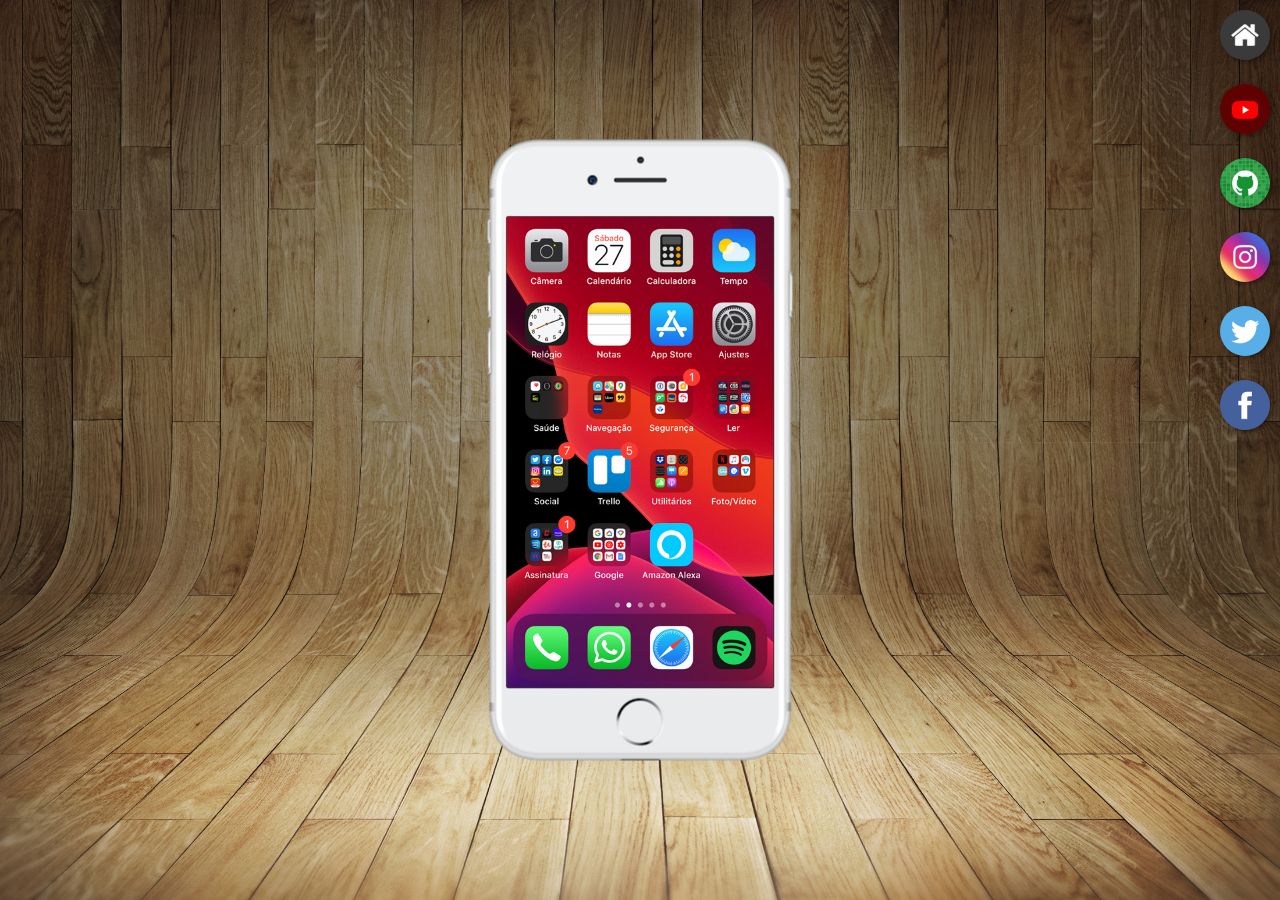
<file: index.html>
<!DOCTYPE html>
<html lang="pt-br">
<head>
    <meta charset="UTF-8">
    <meta name="viewport" content="width=device-width, initial-scale=1.0">
    <link rel="shortcut icon" href="favicon.ico" type="image/x-icon">
    <title>Projeto Redes Sociais</title>
    <link rel="stylesheet" href="estilos/style.css">
</head>
<body>
    <main>
        <section id="telefone">
            <iframe src="home.html" name="tela" id="tela"
            frameborder="0"></iframe>
        </section>
        <section id="redes-sociais">
            <a href="home.html" target="tela"><img src="imagens/logo-home.jpg" alt="Home"></a><br>
            <a href="youtube.html" target="tela"><img src="imagens/logo-youtube.jpg" alt="Youtube"></a><br>
            <a href="github.html" target="tela"><img src="imagens/logo-github.jpg" alt="GitHub"></a><br>
            <a href="instagram.html" target="tela"><img src="imagens/logo-instagram.jpg" alt="Instagram"></a><br>
            <a href="twitter.html" target="tela"><img src="imagens/logo-twitter.jpg" alt="Twitter"></a><br>
            <a href="facebook.html" target="tela"><img src="imagens/logo-facebook.jpg" alt="Facebook"></a>
        </section>
    </main>
</body>
</html>
</file>
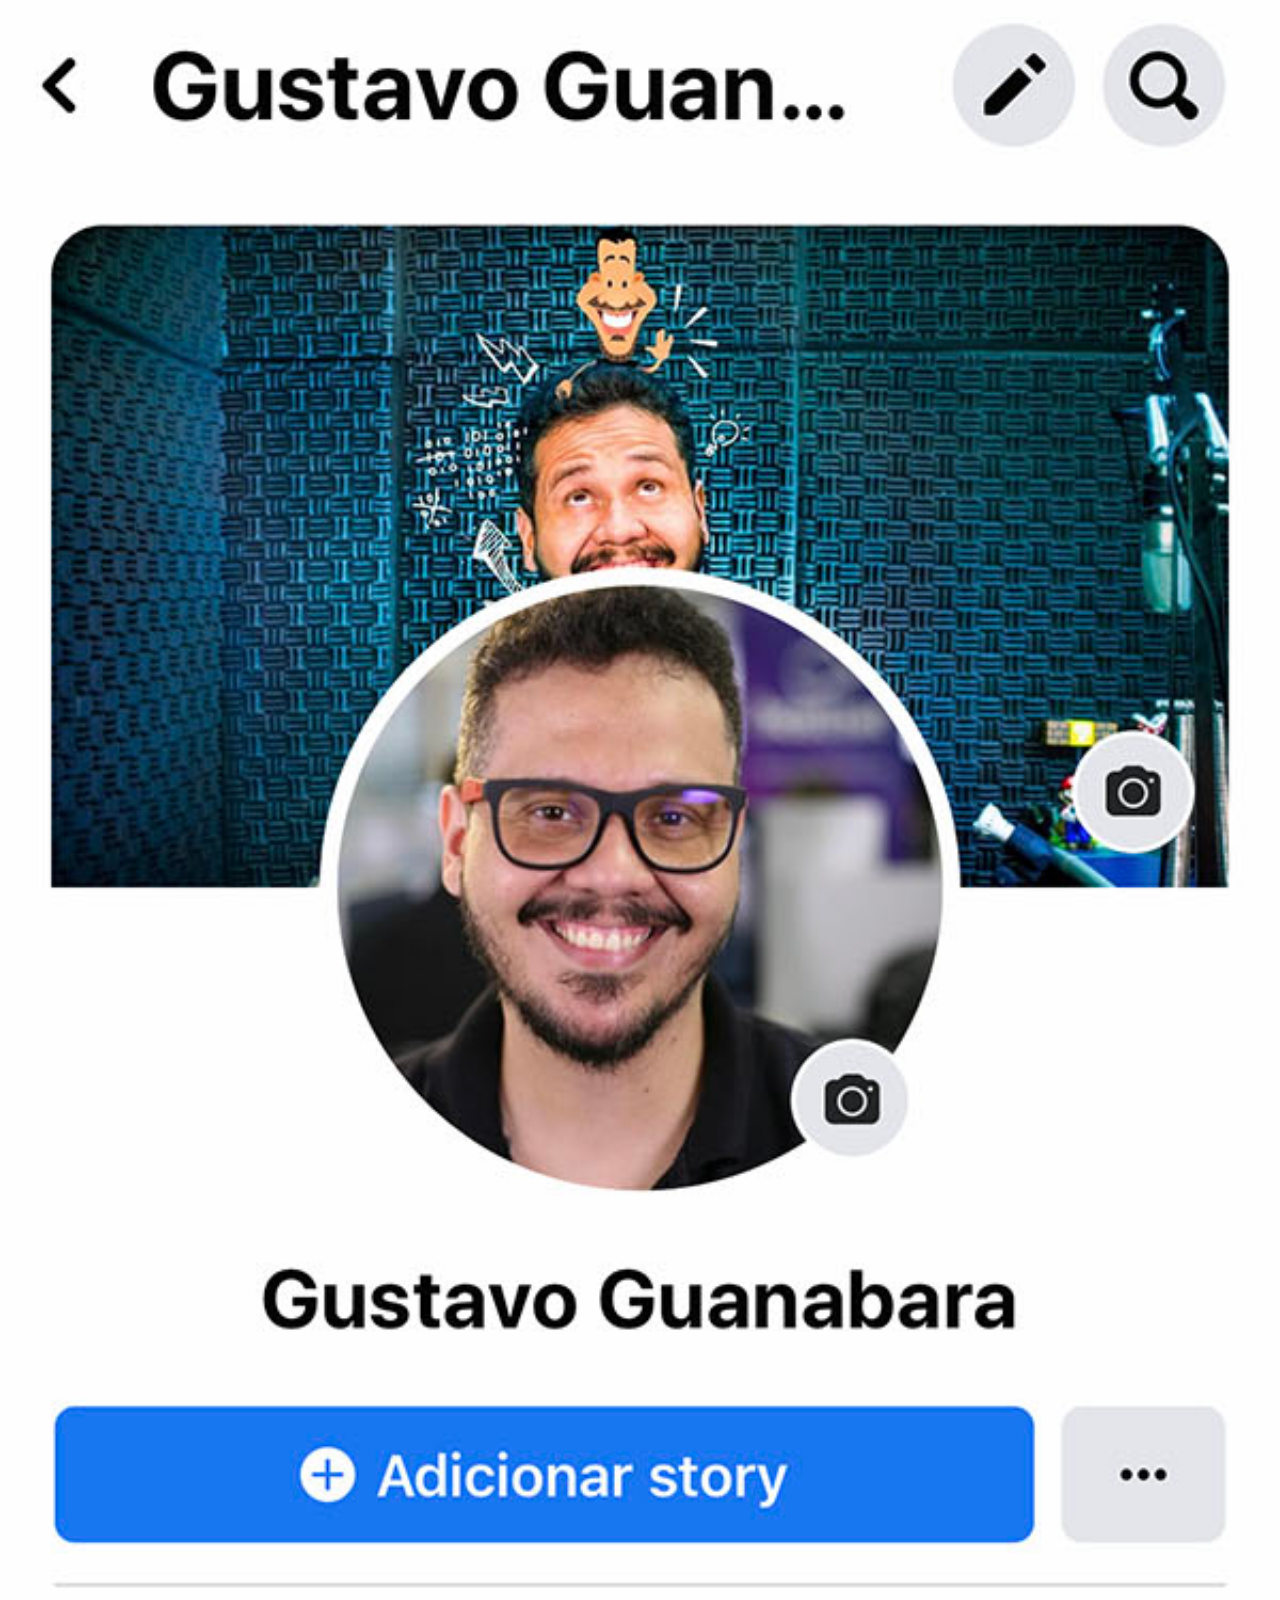
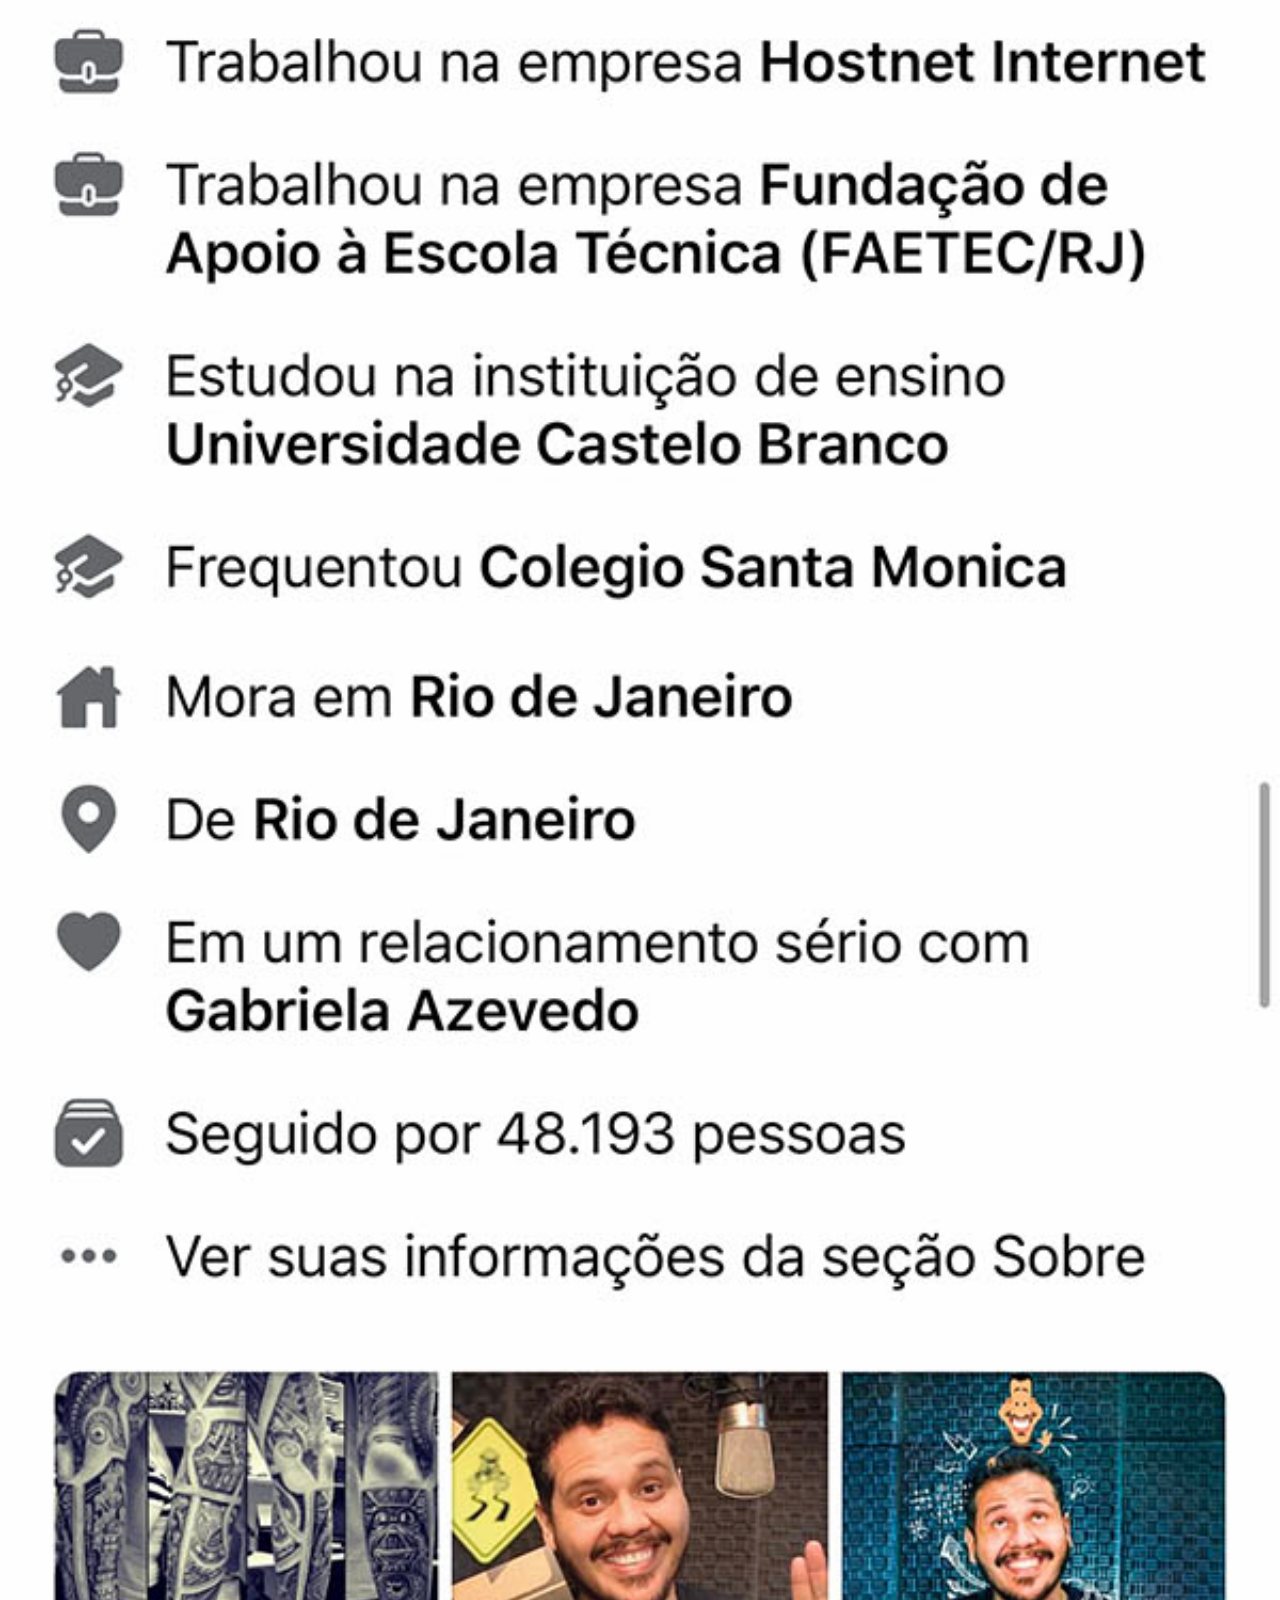
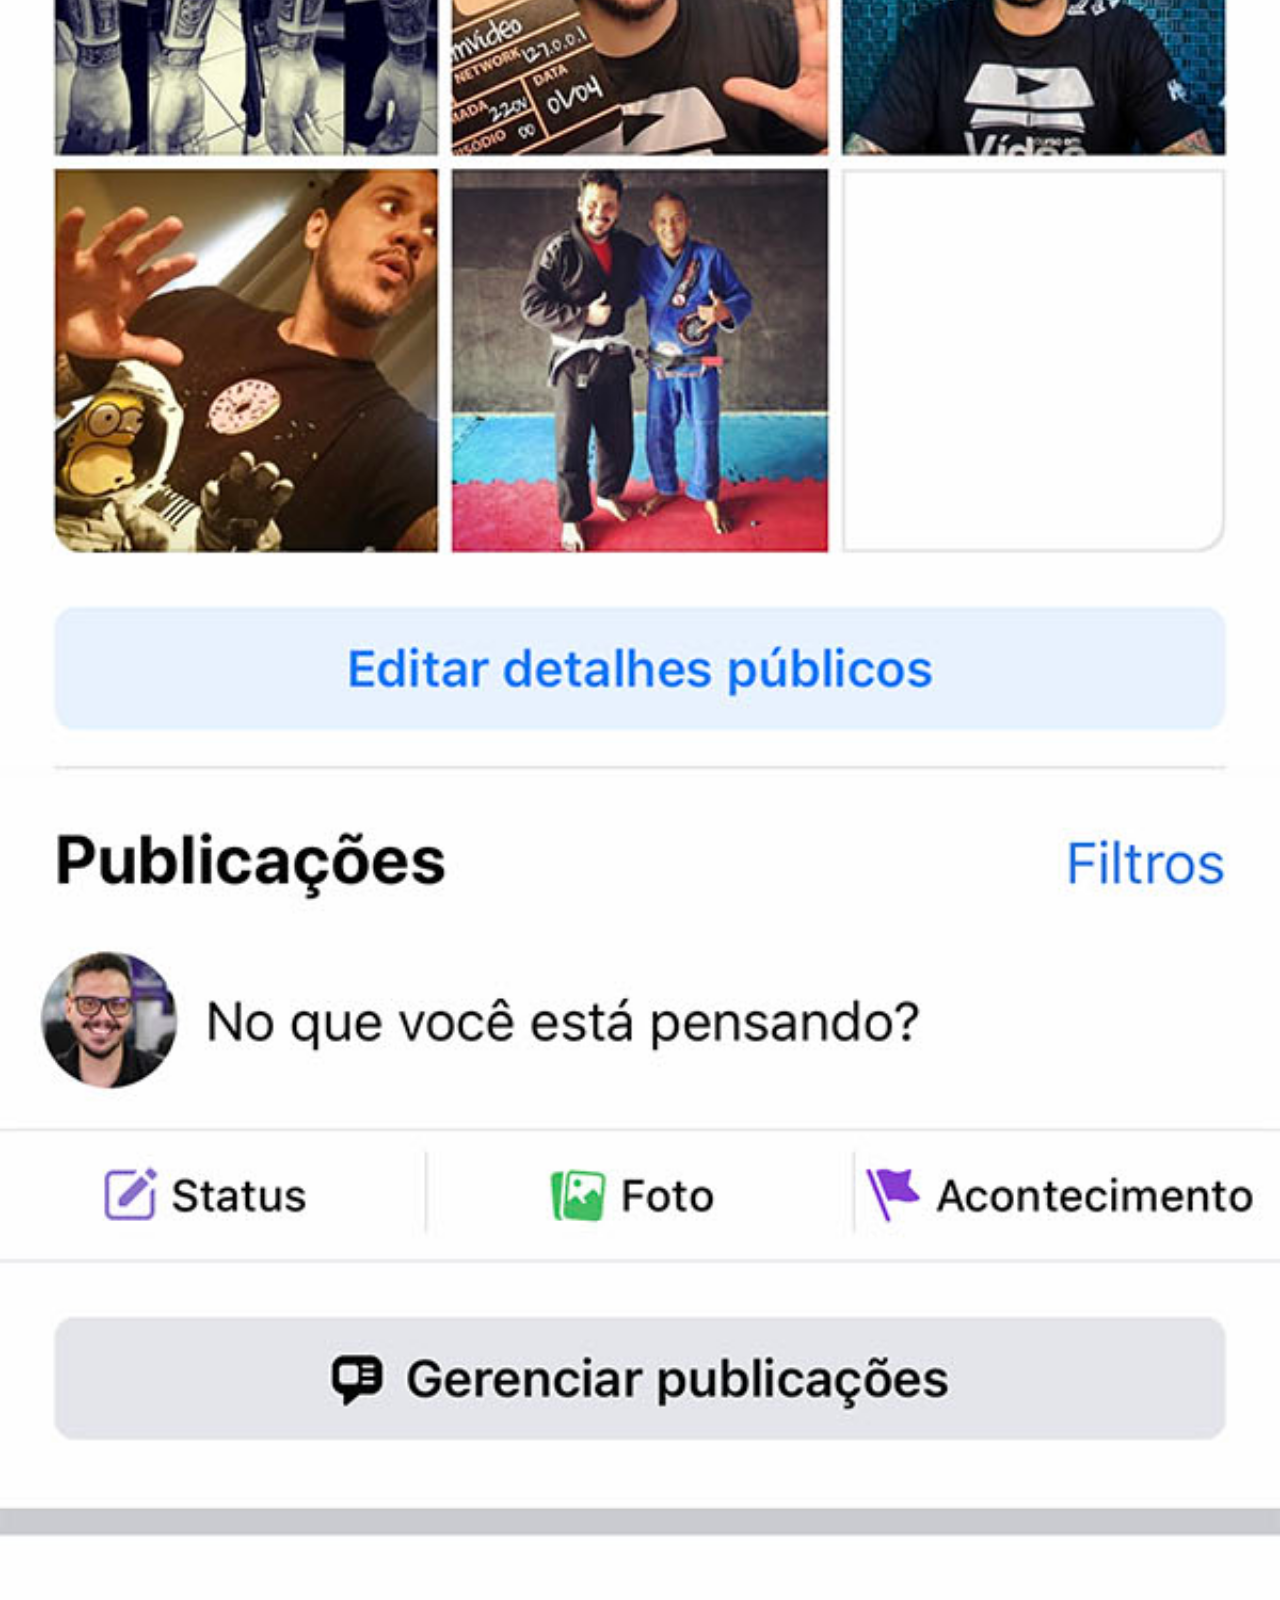
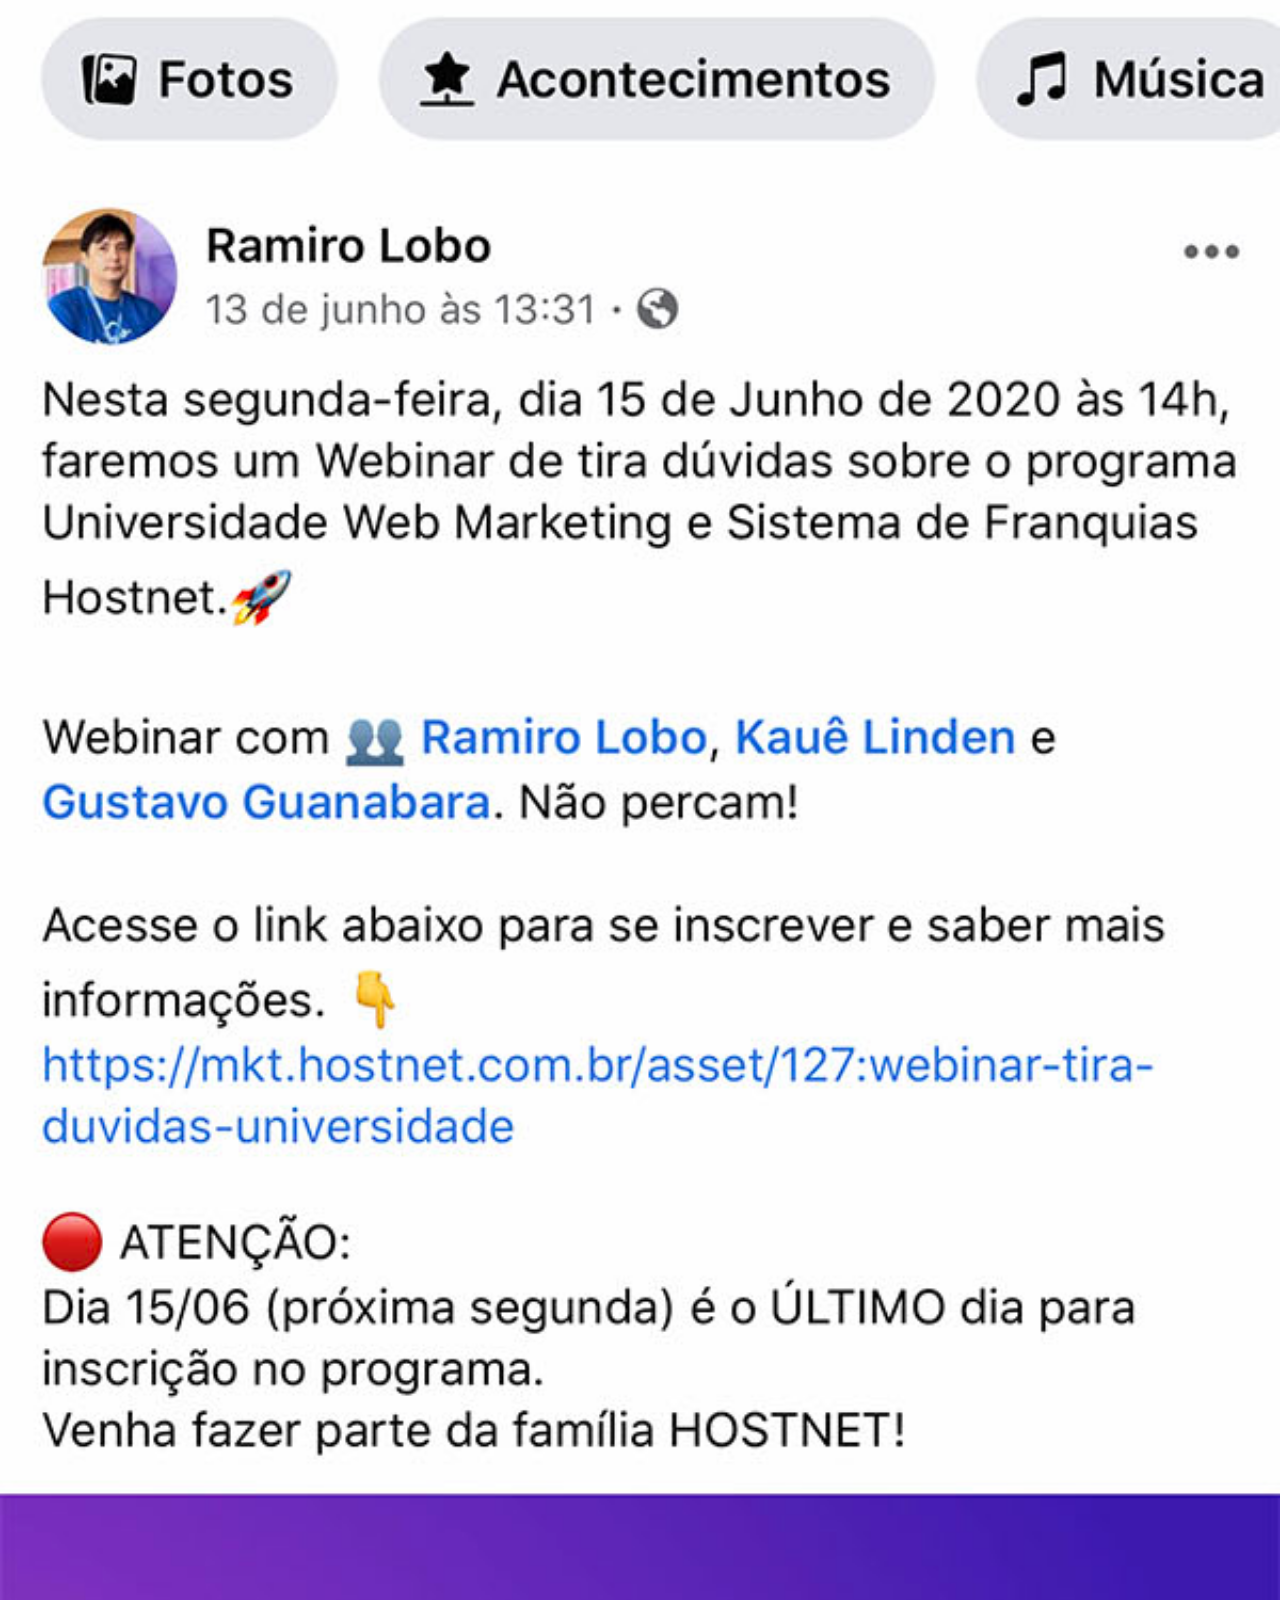
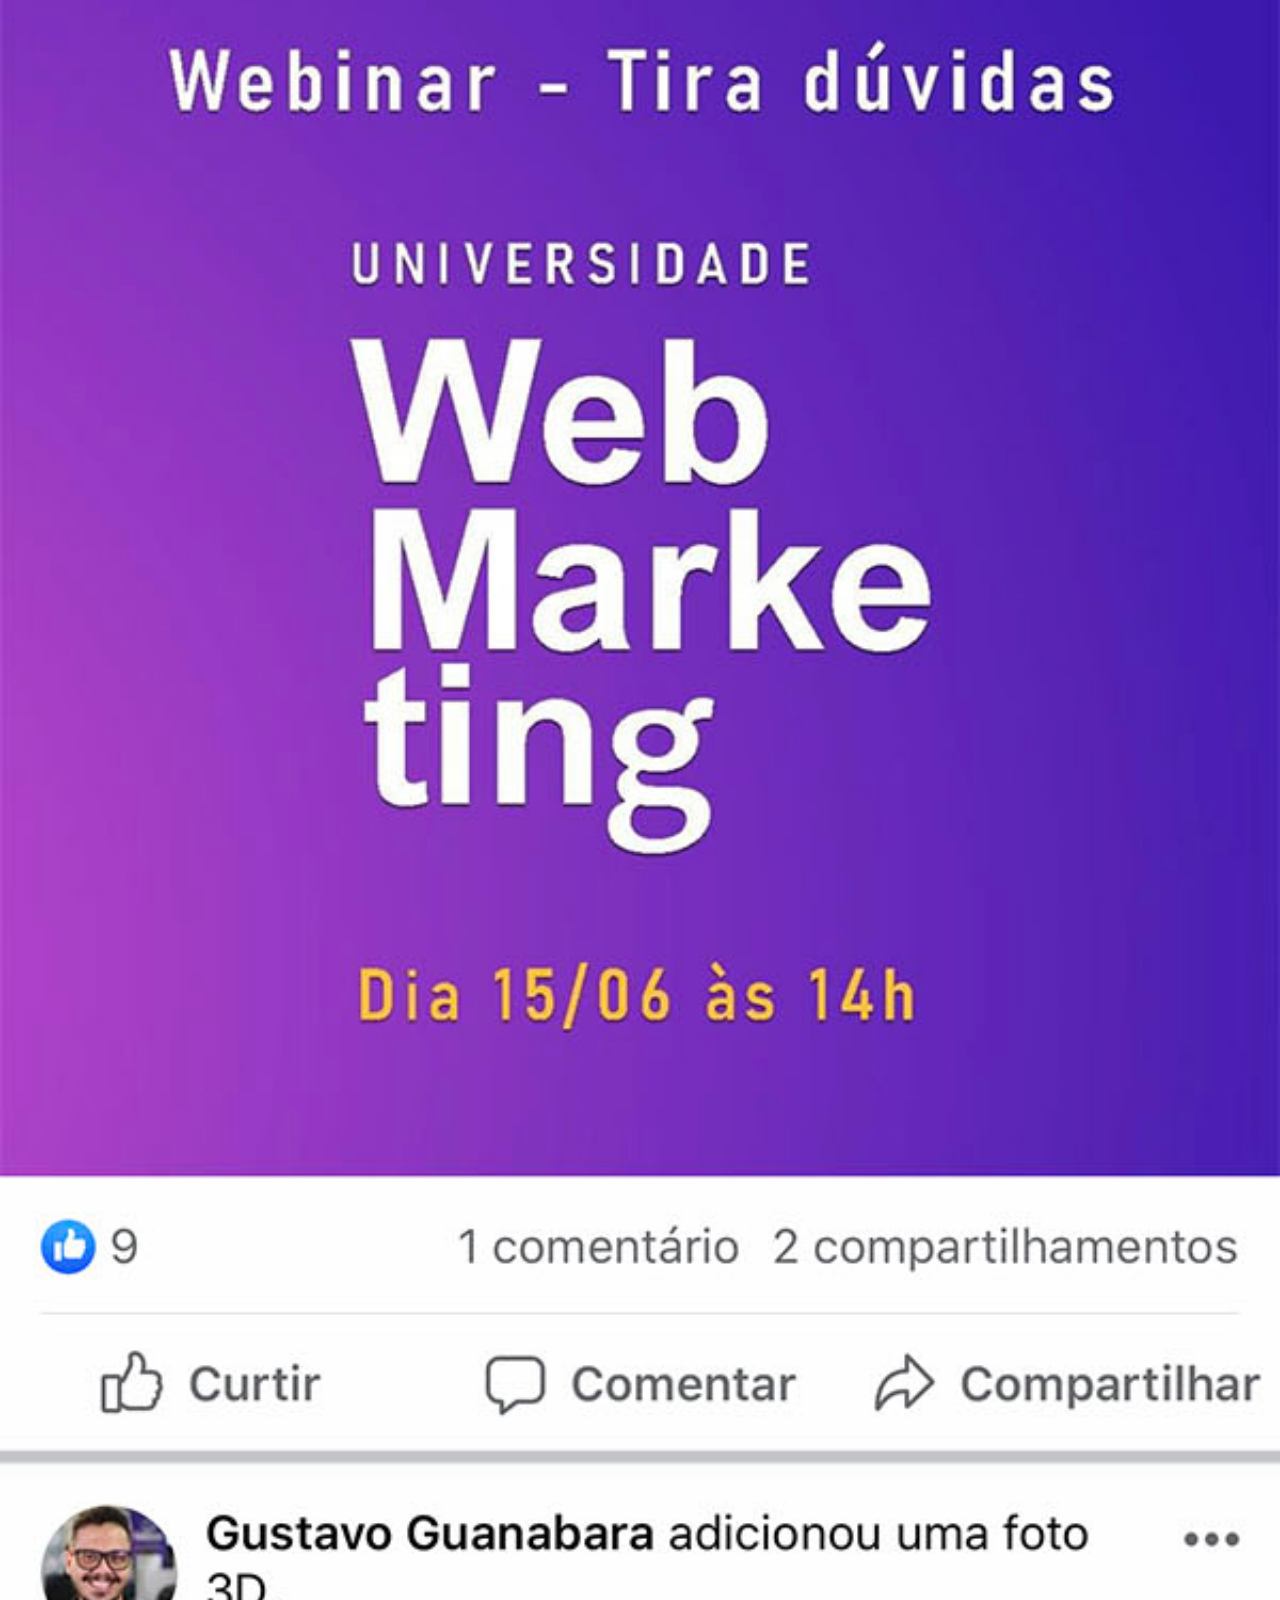
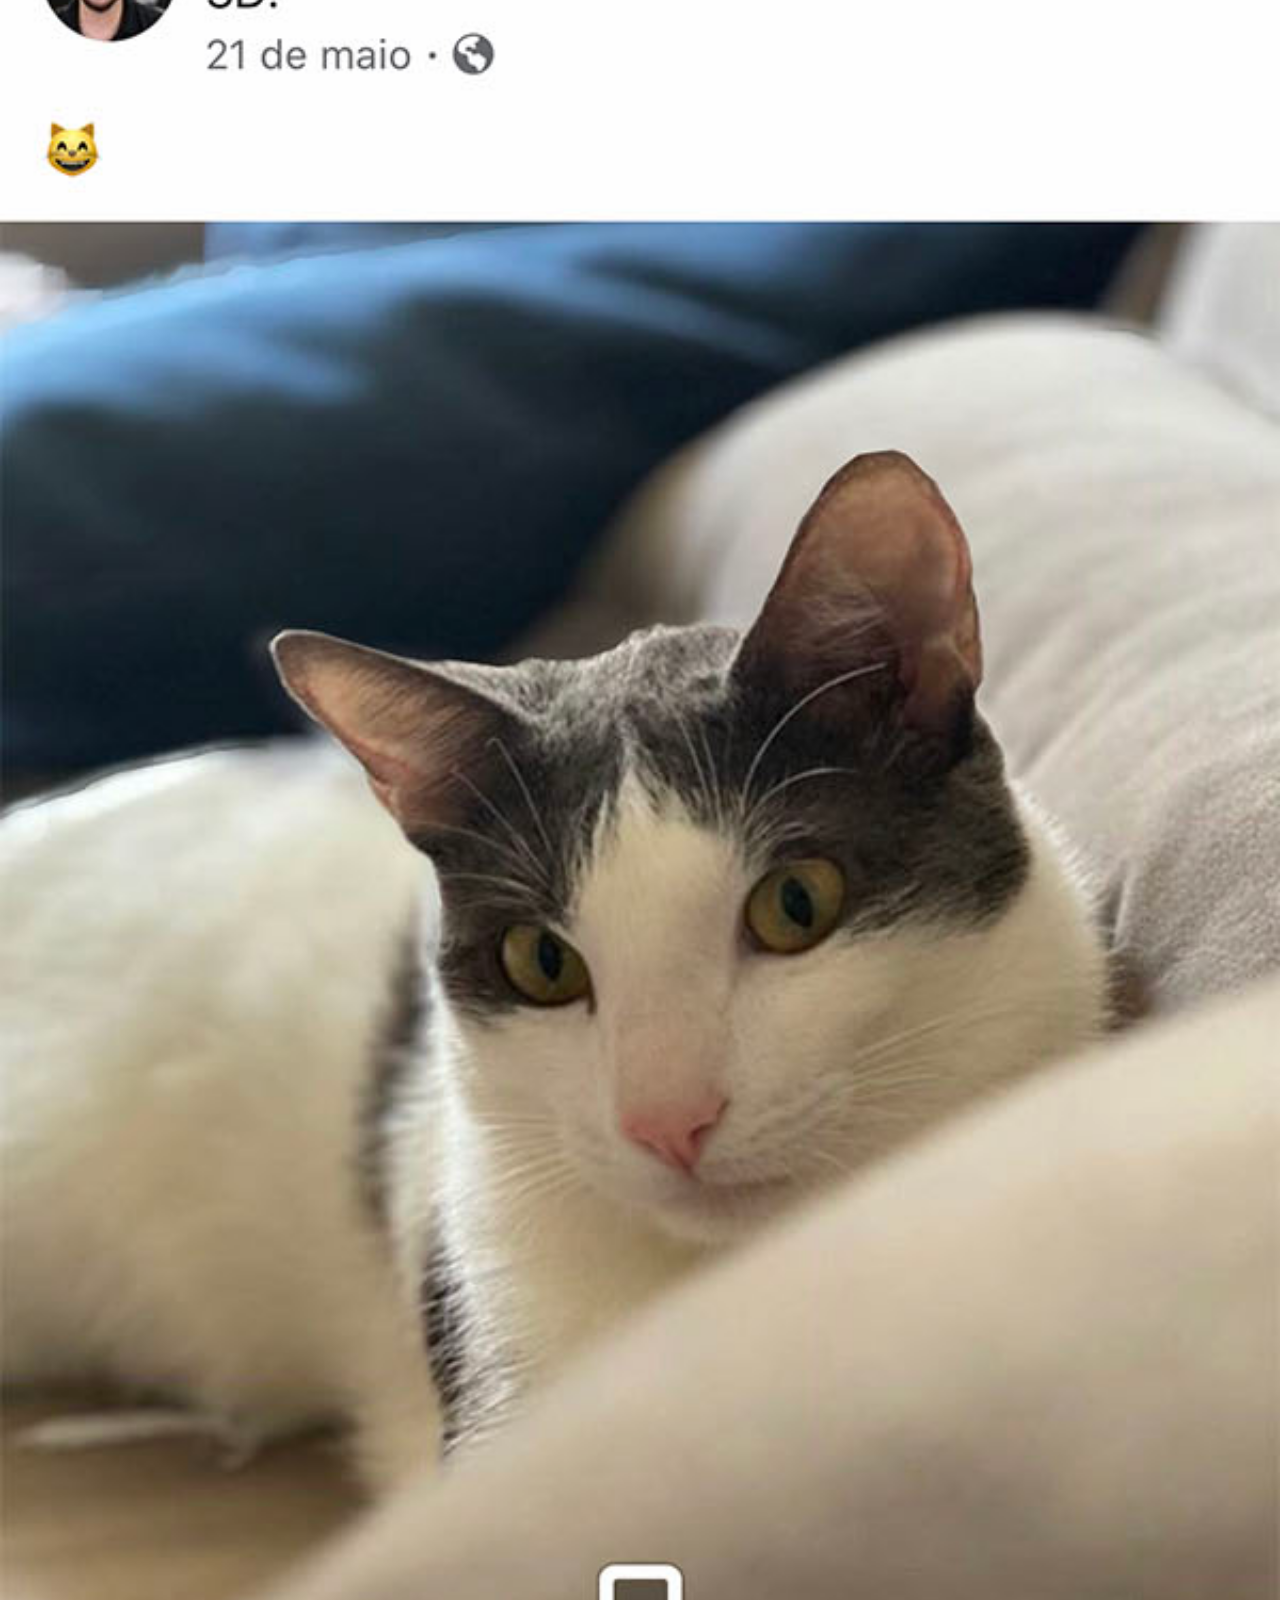
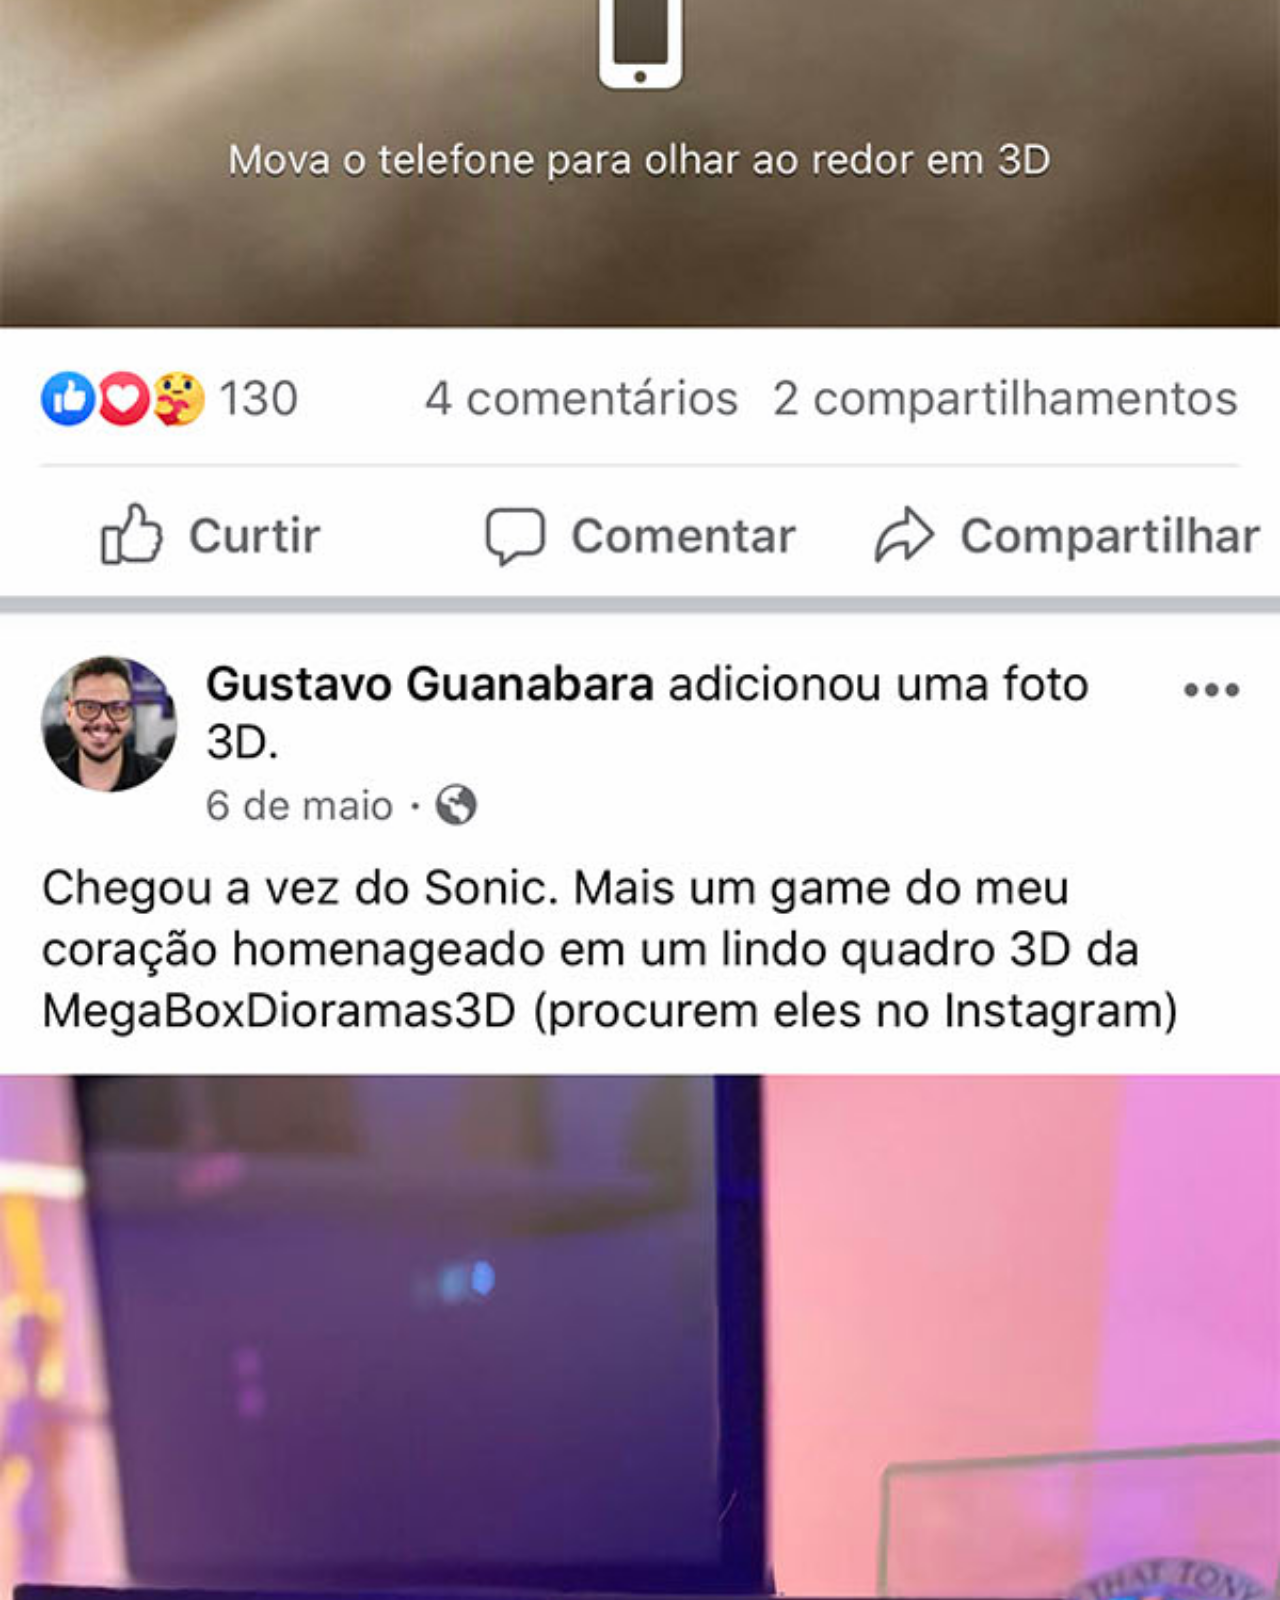
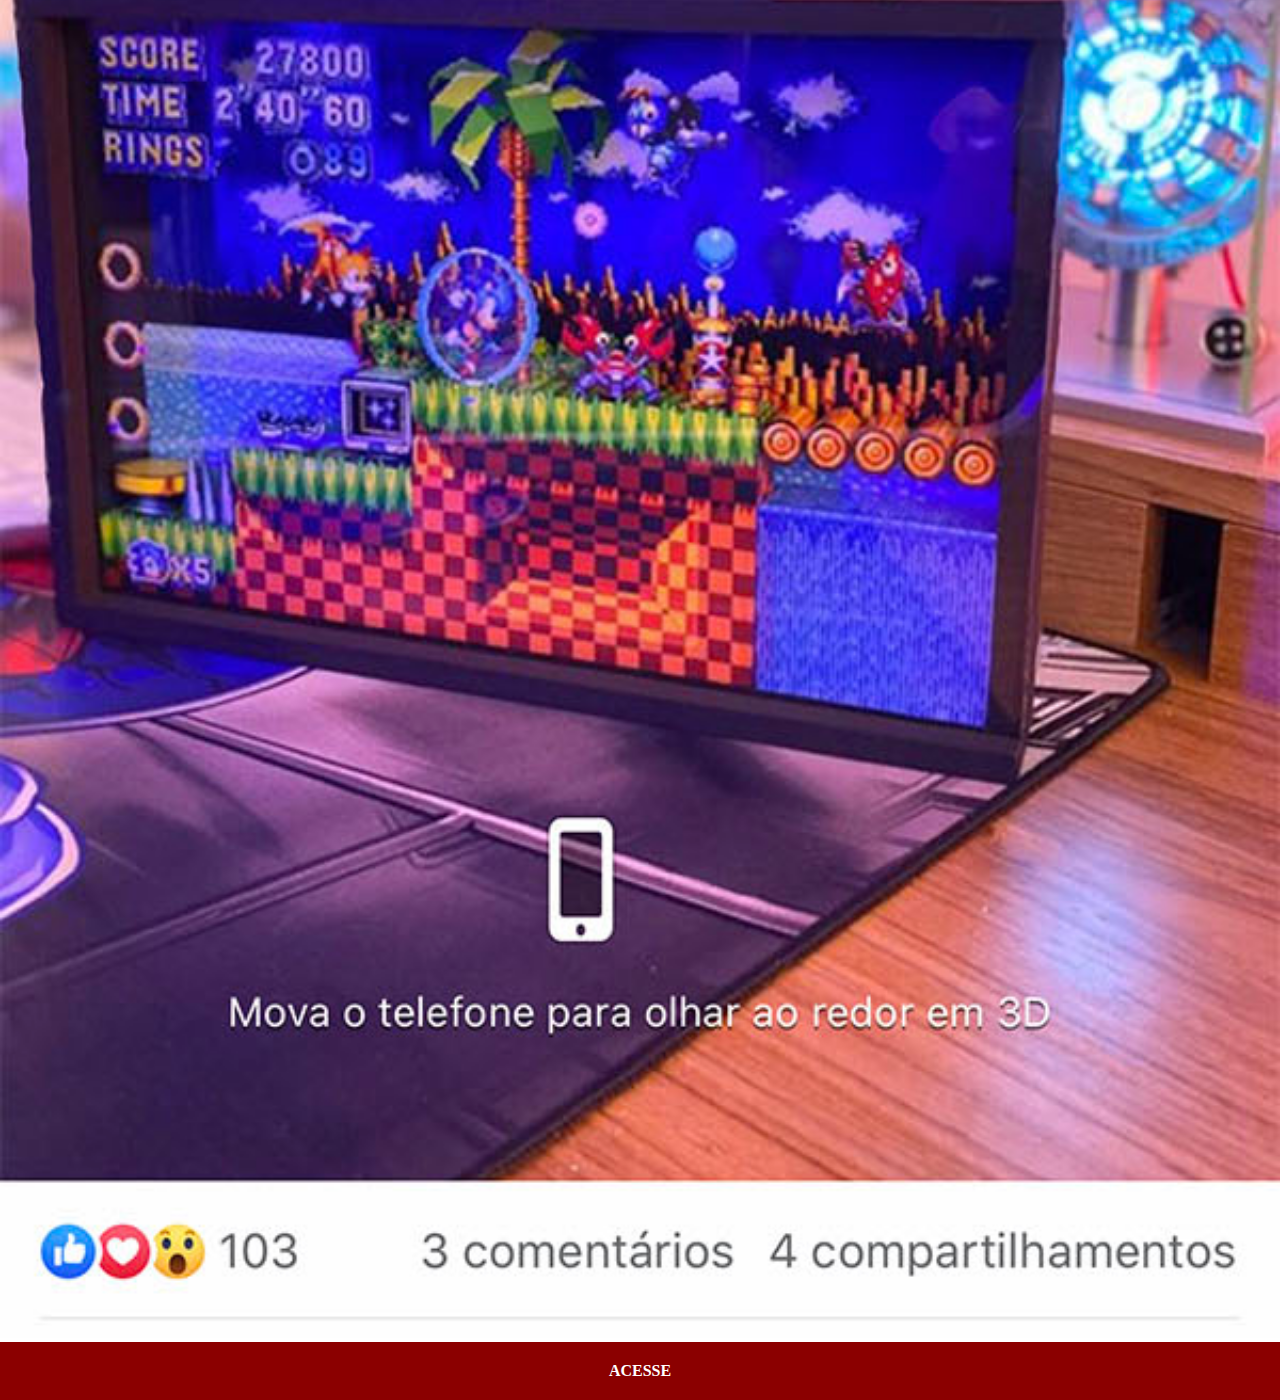
<file: facebook.html>
<!DOCTYPE html>
<html lang="pt-br">
<head>
    <meta charset="UTF-8">
    <meta name="viewport" content="width=device-width, initial-scale=1.0">
    <title>Facebook</title>
    <link rel="stylesheet" href="estilos/social.css">
</head>
<body>
    <img src="imagens/tela-facebook.jpg" alt="facebook">
    <a href="https://www.facebook.com/gustavoguanabara/" target="_blank">ACESSE</a>
</body>
</html>
</file>
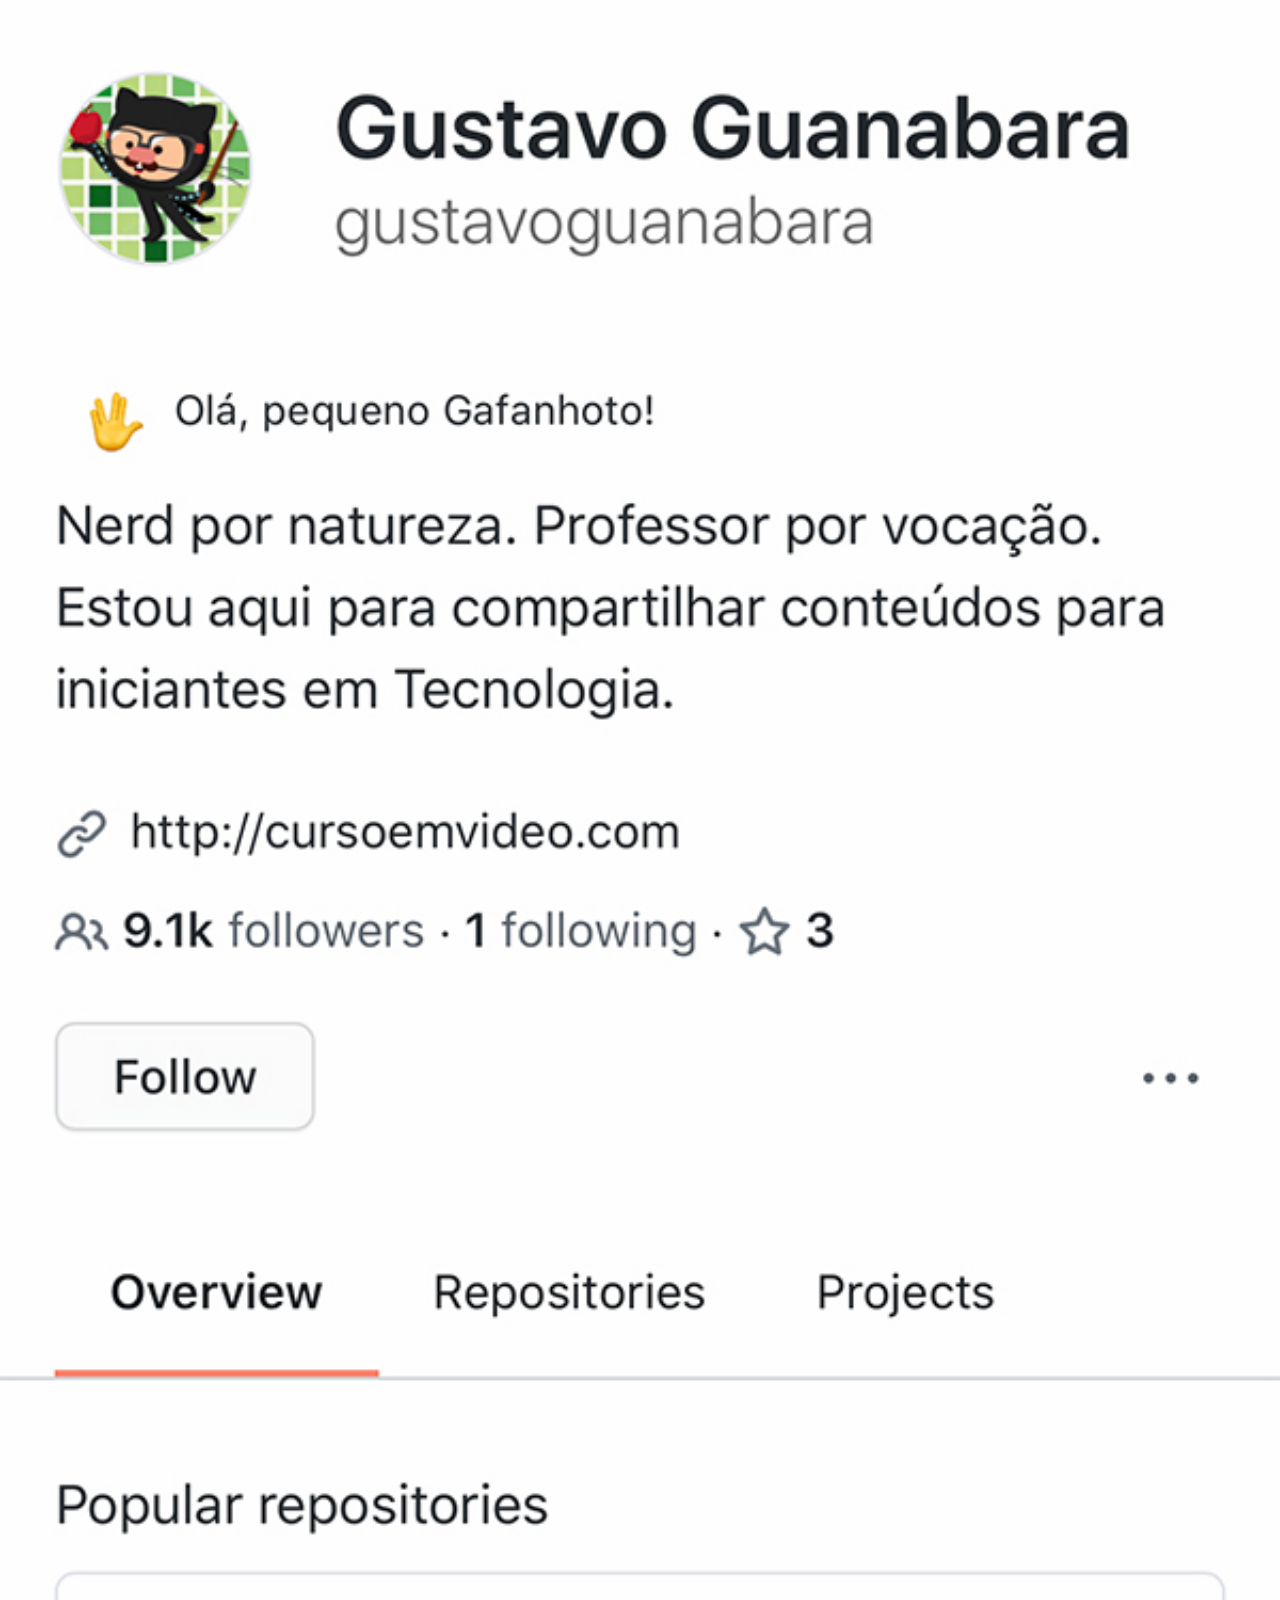
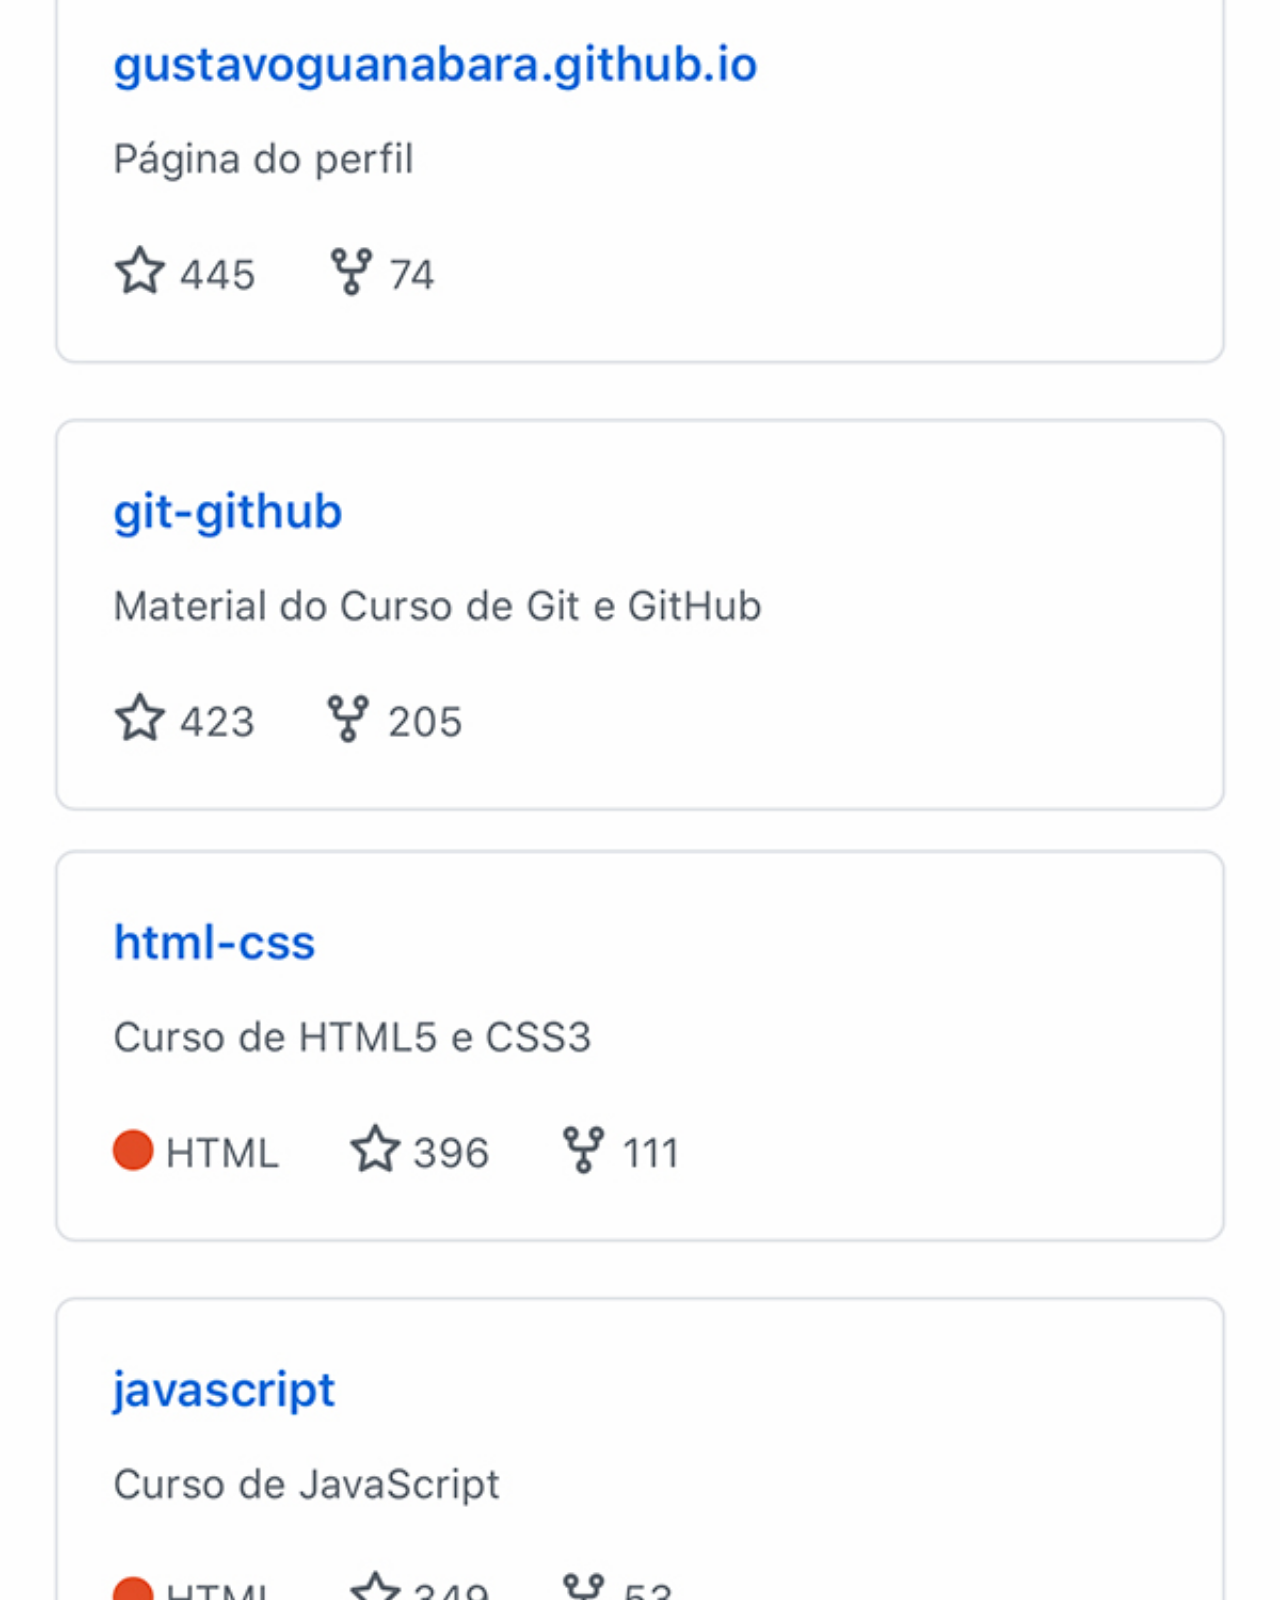
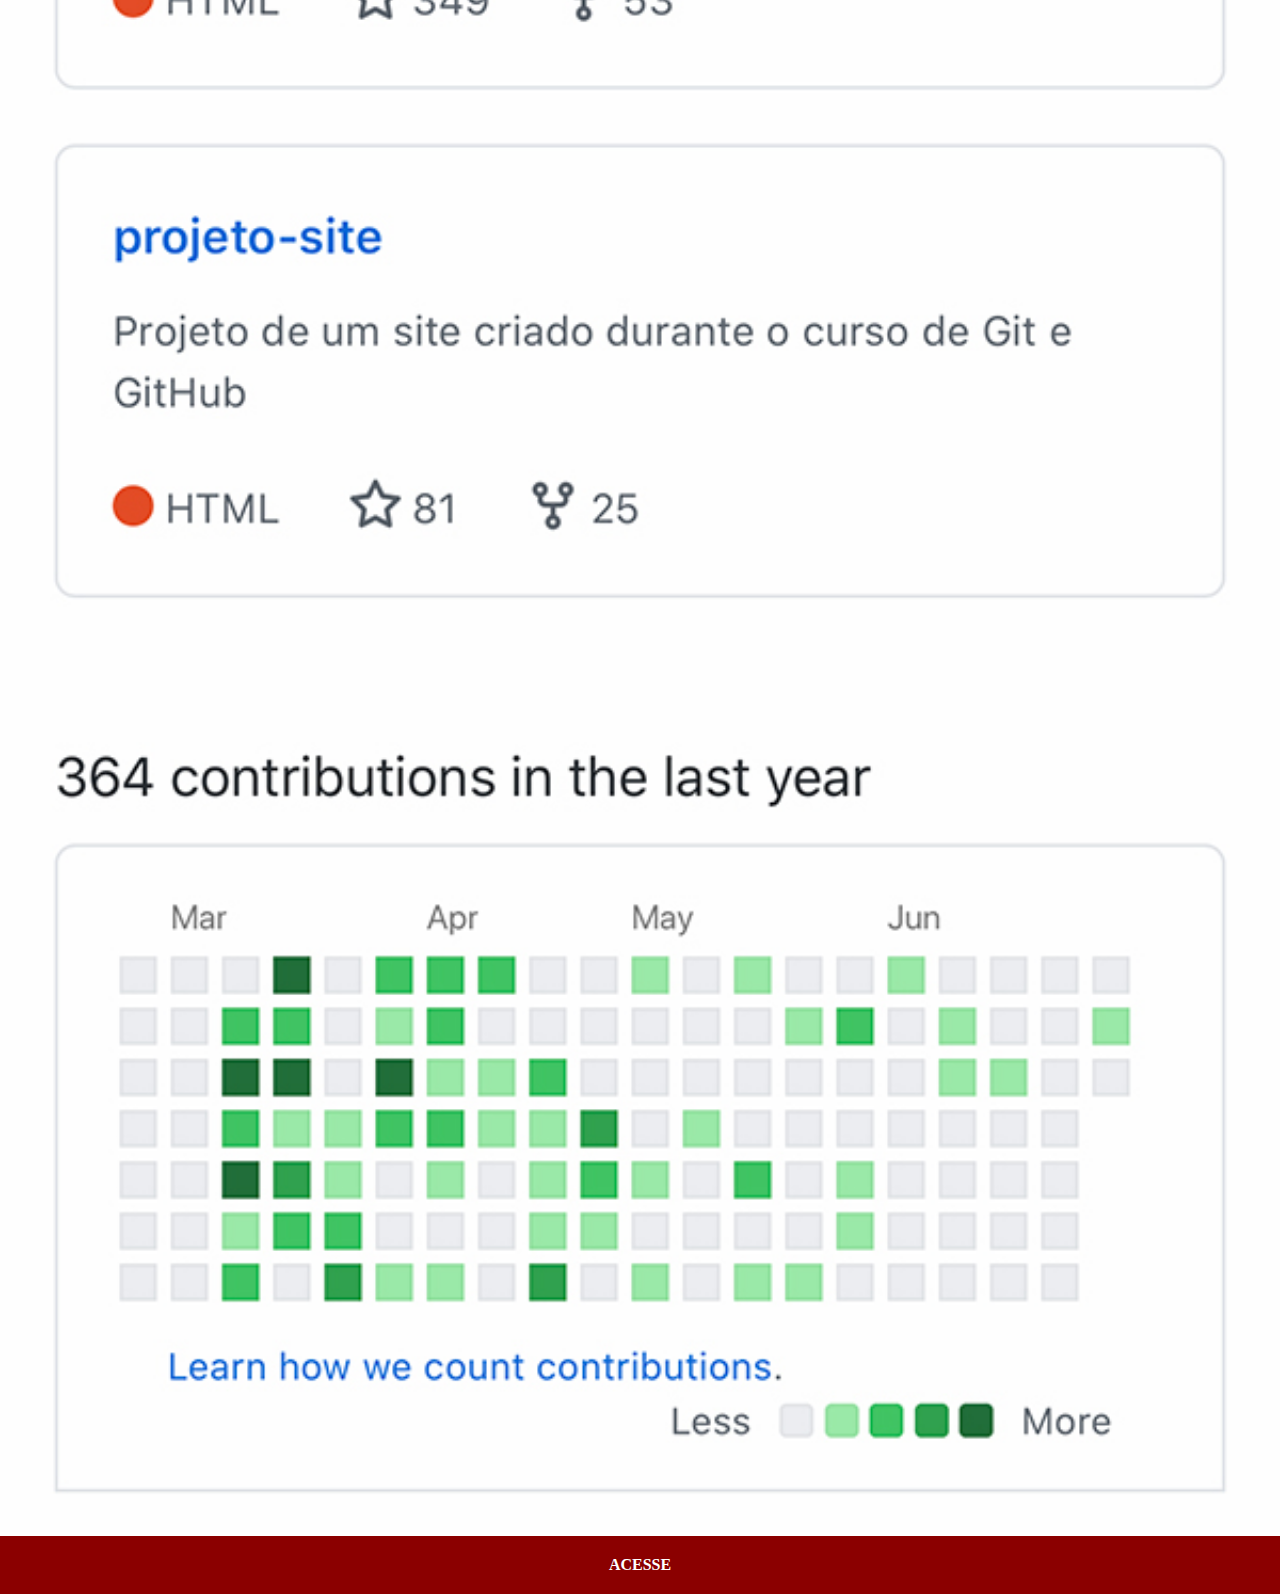
<file: github.html>
<!DOCTYPE html>
<html lang="pt-br">
<head>
    <meta charset="UTF-8">
    <meta name="viewport" content="width=device-width, initial-scale=1.0">
    <title>GitHub</title>
    <link rel="stylesheet" href="estilos/social.css">
</head>
<body>
    <img src="imagens/tela-github.jpg" alt="GitHub">
    <a href="https://github.com/gustavoguanabara/" target="_blank">ACESSE</a>
</body>
</html>
</file>
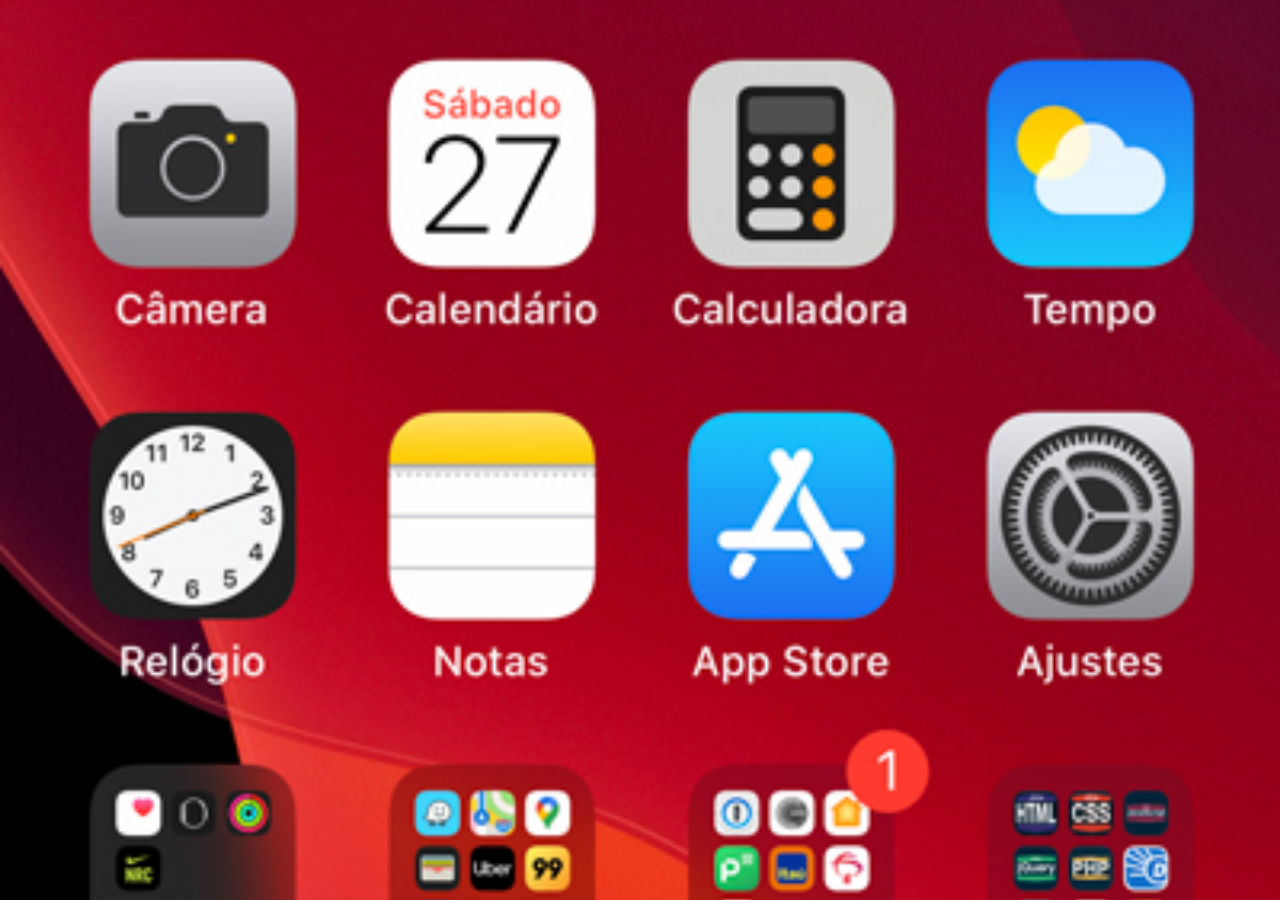
<file: home.html>
<!DOCTYPE html>
<html lang="pt-br">
<head>
    <meta charset="UTF-8">
    <meta name="viewport" content="width=device-width, initial-scale=1.0">
    <title>Home</title>
    <style>
        * {
            margin: 0px;
            padding: 0px;
        }

        body {
            width: 100vw;
            height: 100vh;
            background: black url('imagens/tela-home.jpg') no-repeat
            top center;
            background-size: cover;
        }
    </style>
</head>
<body>
    
</body>
</html>
</file>
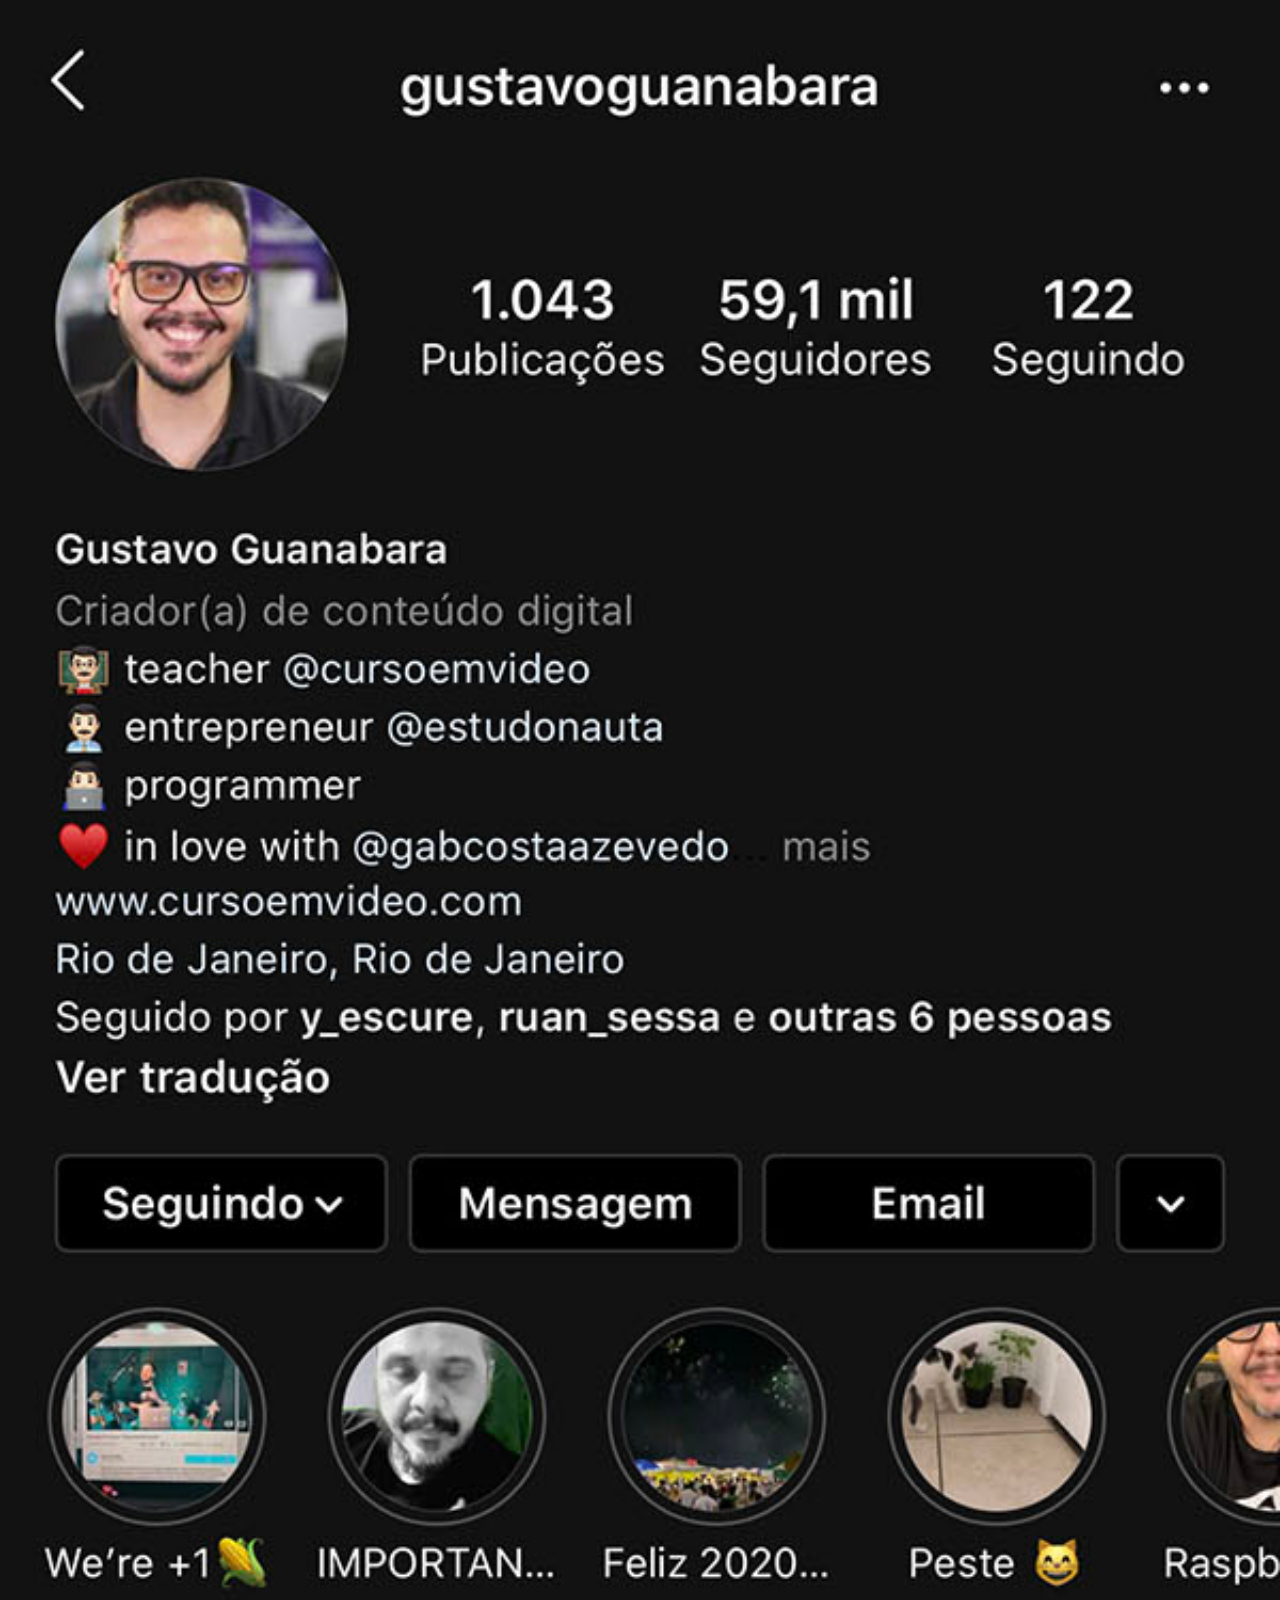
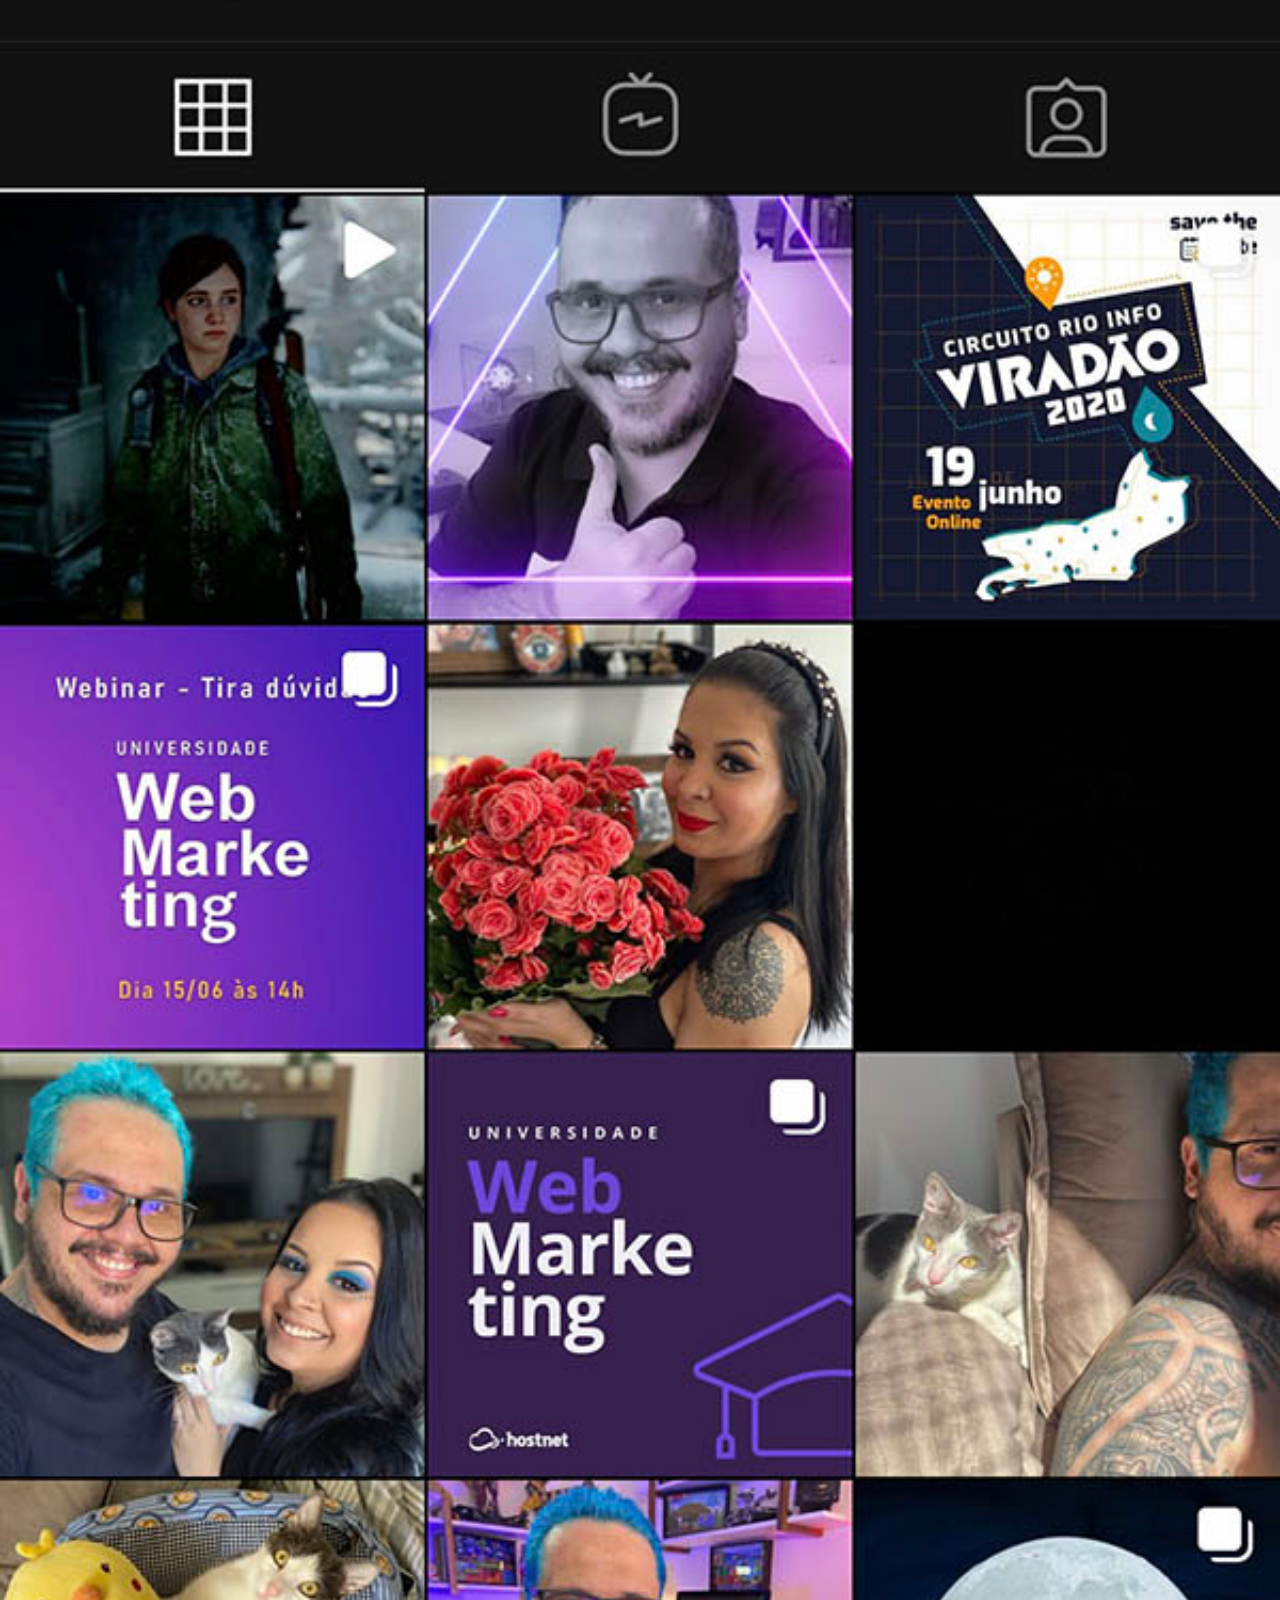
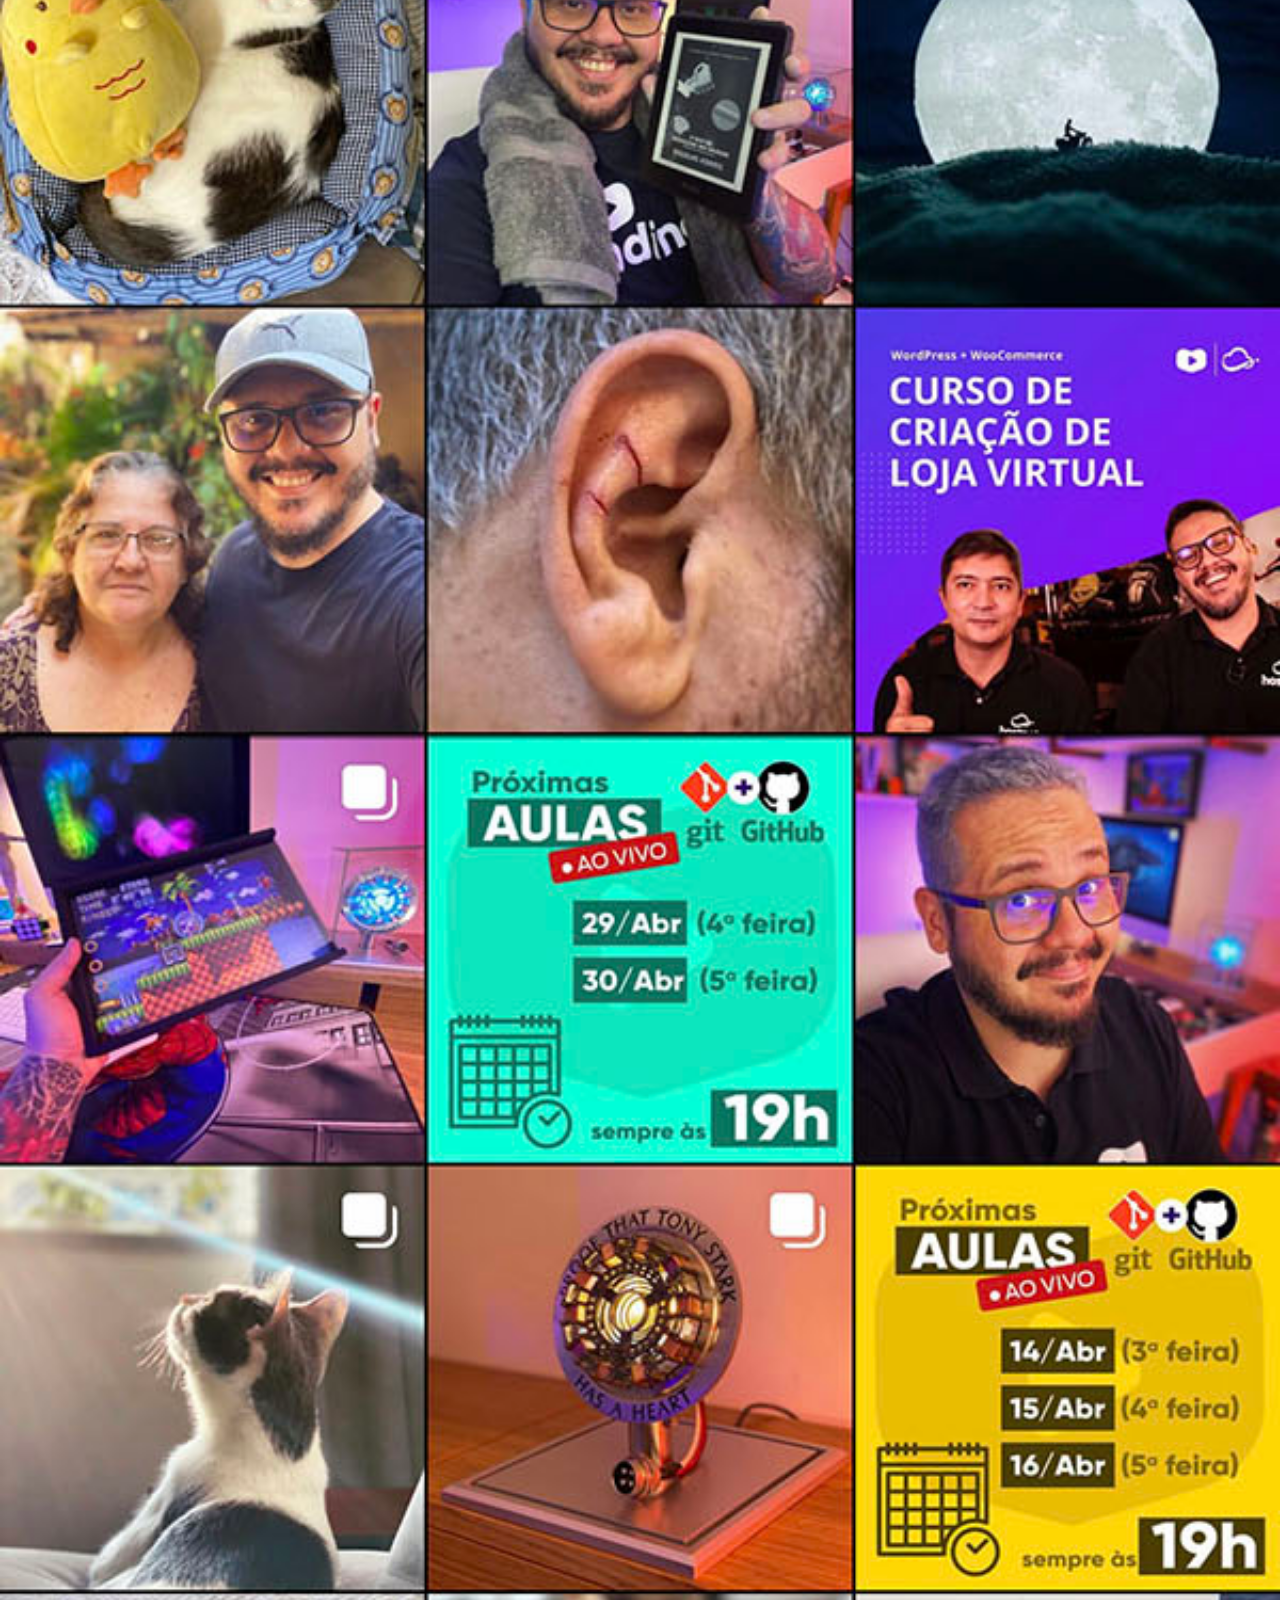
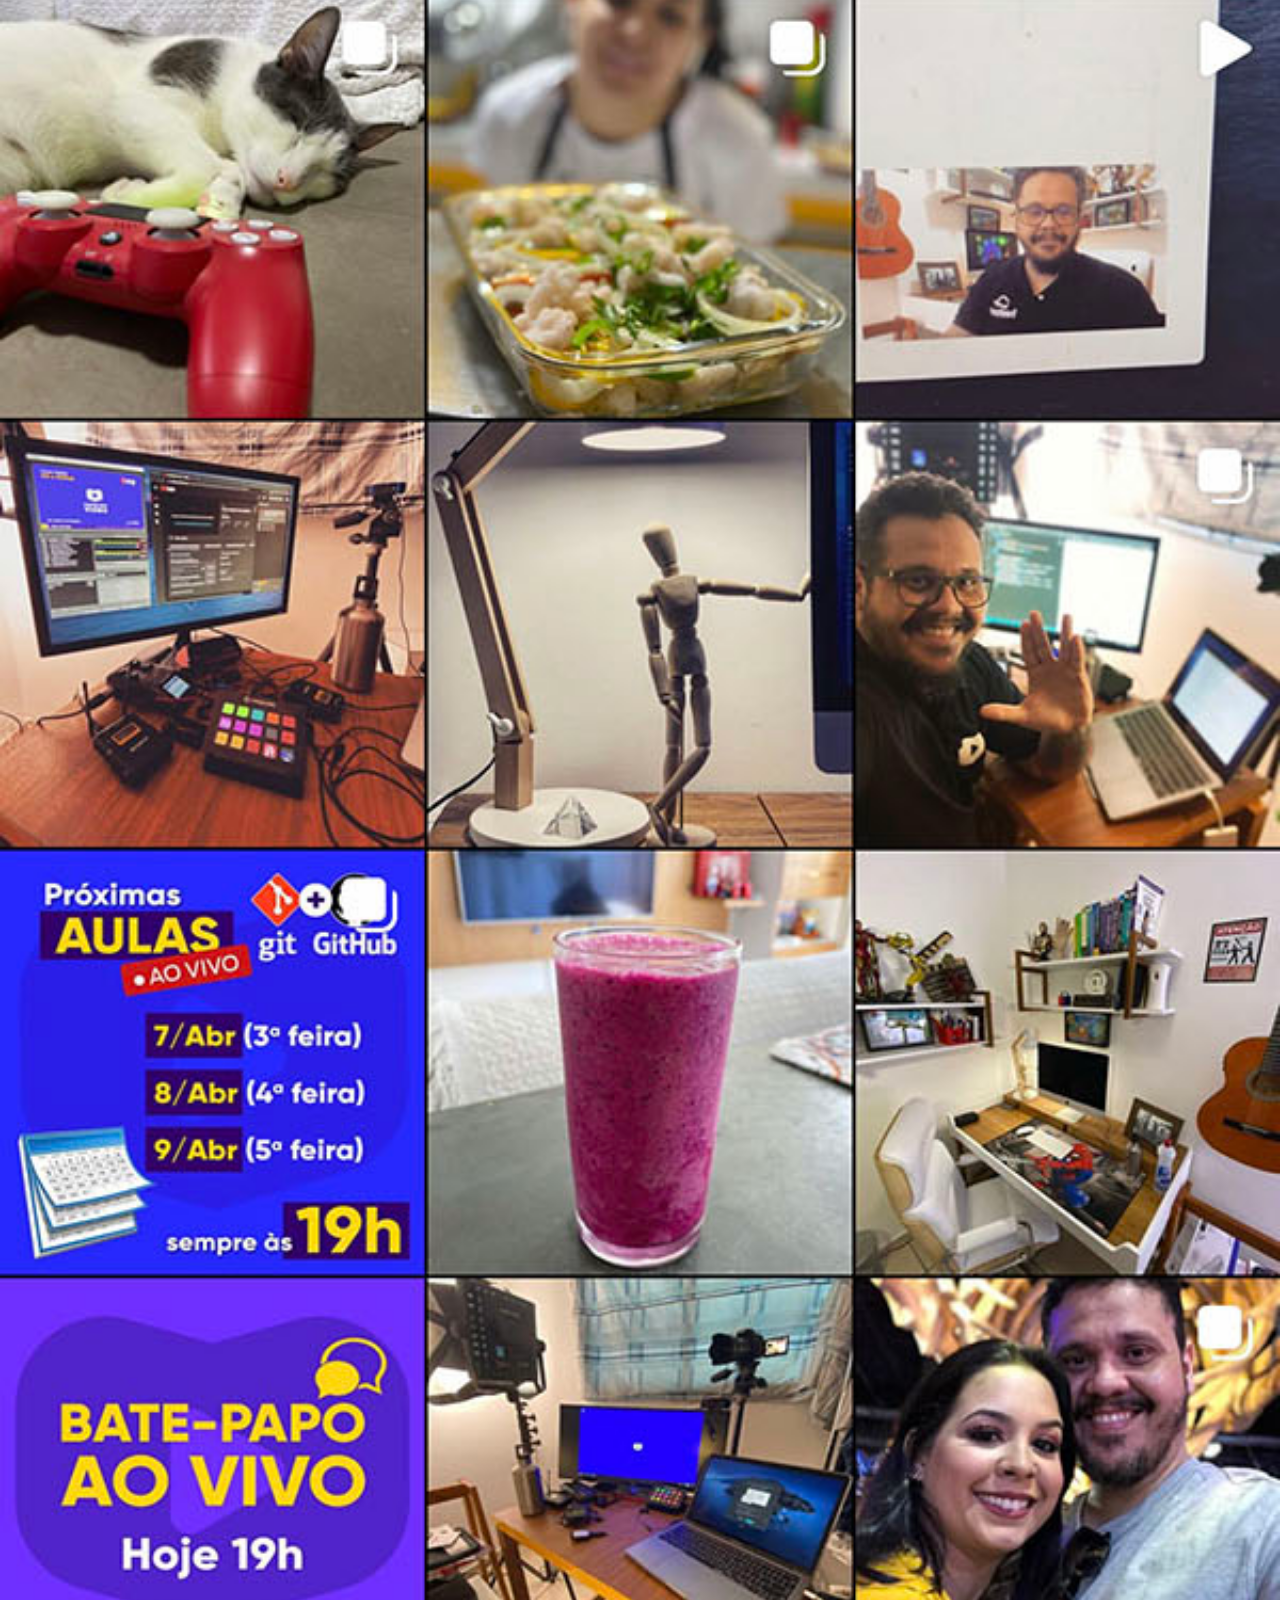
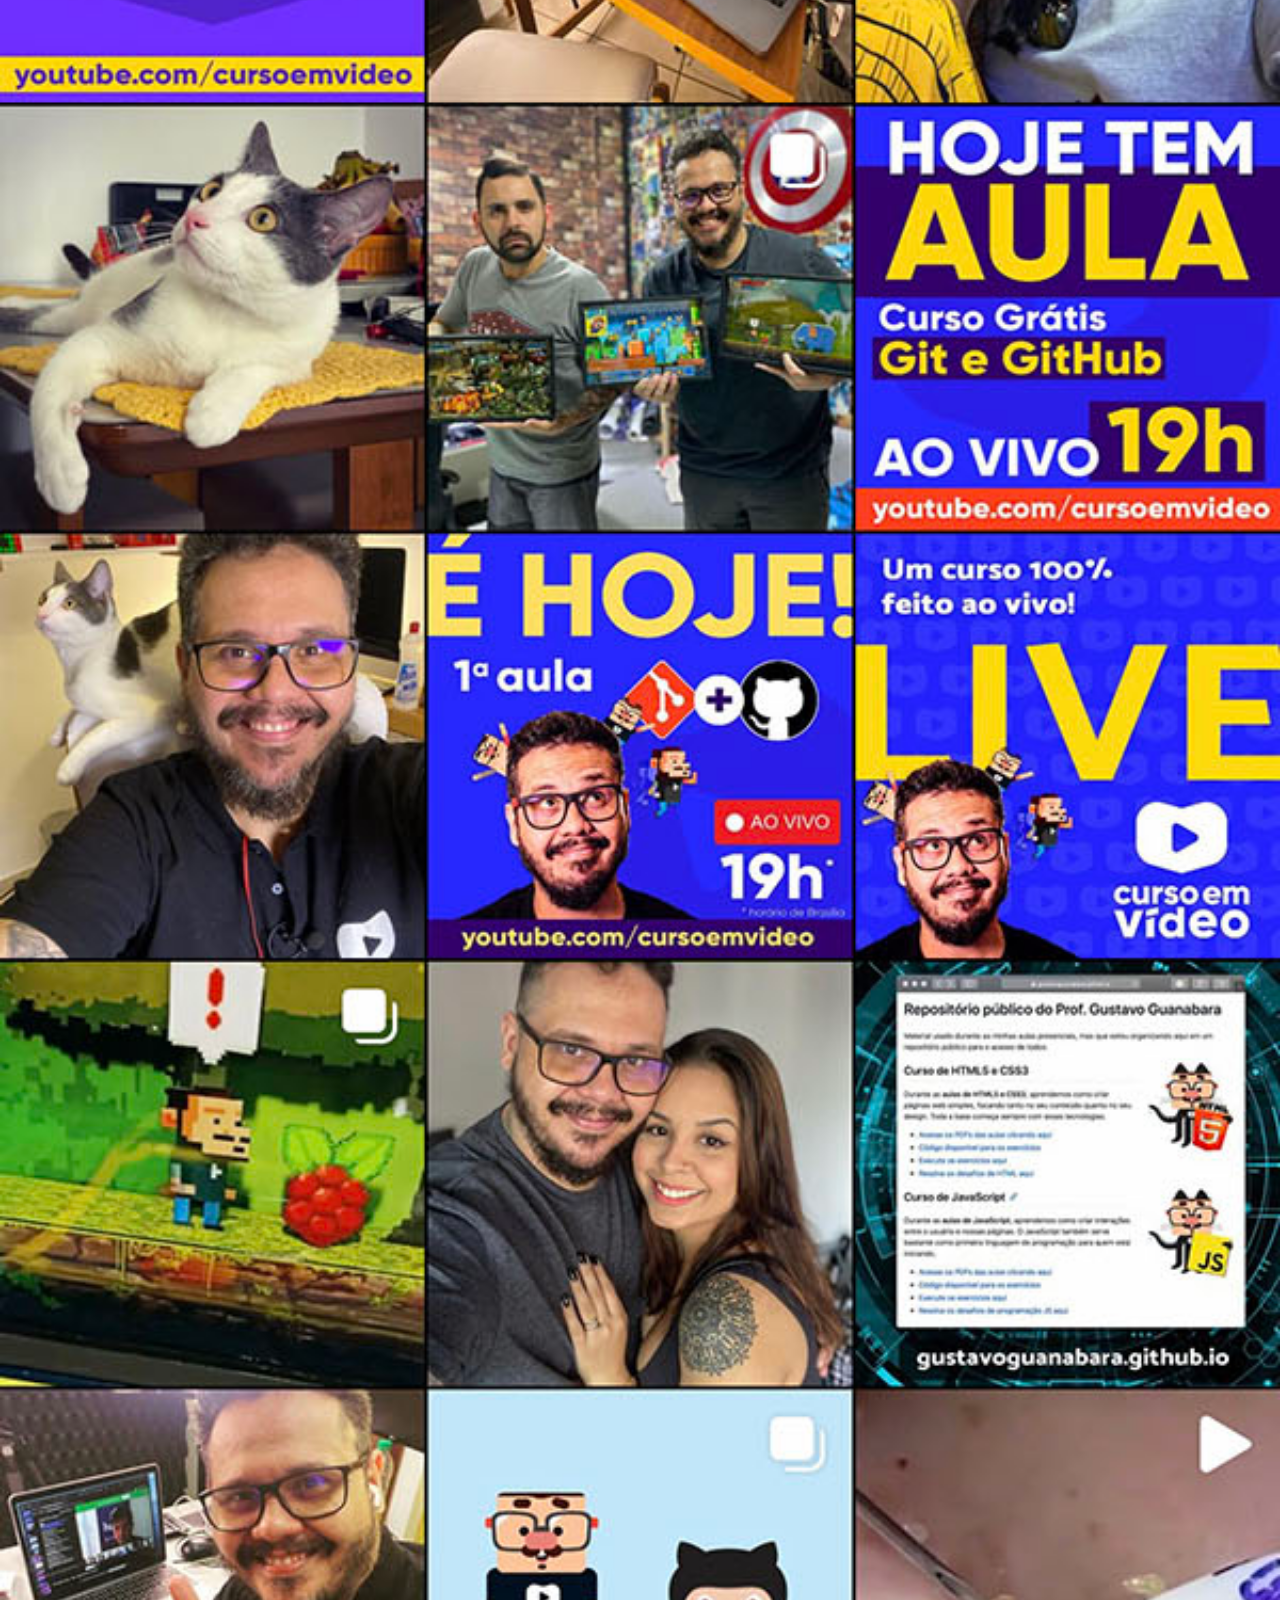
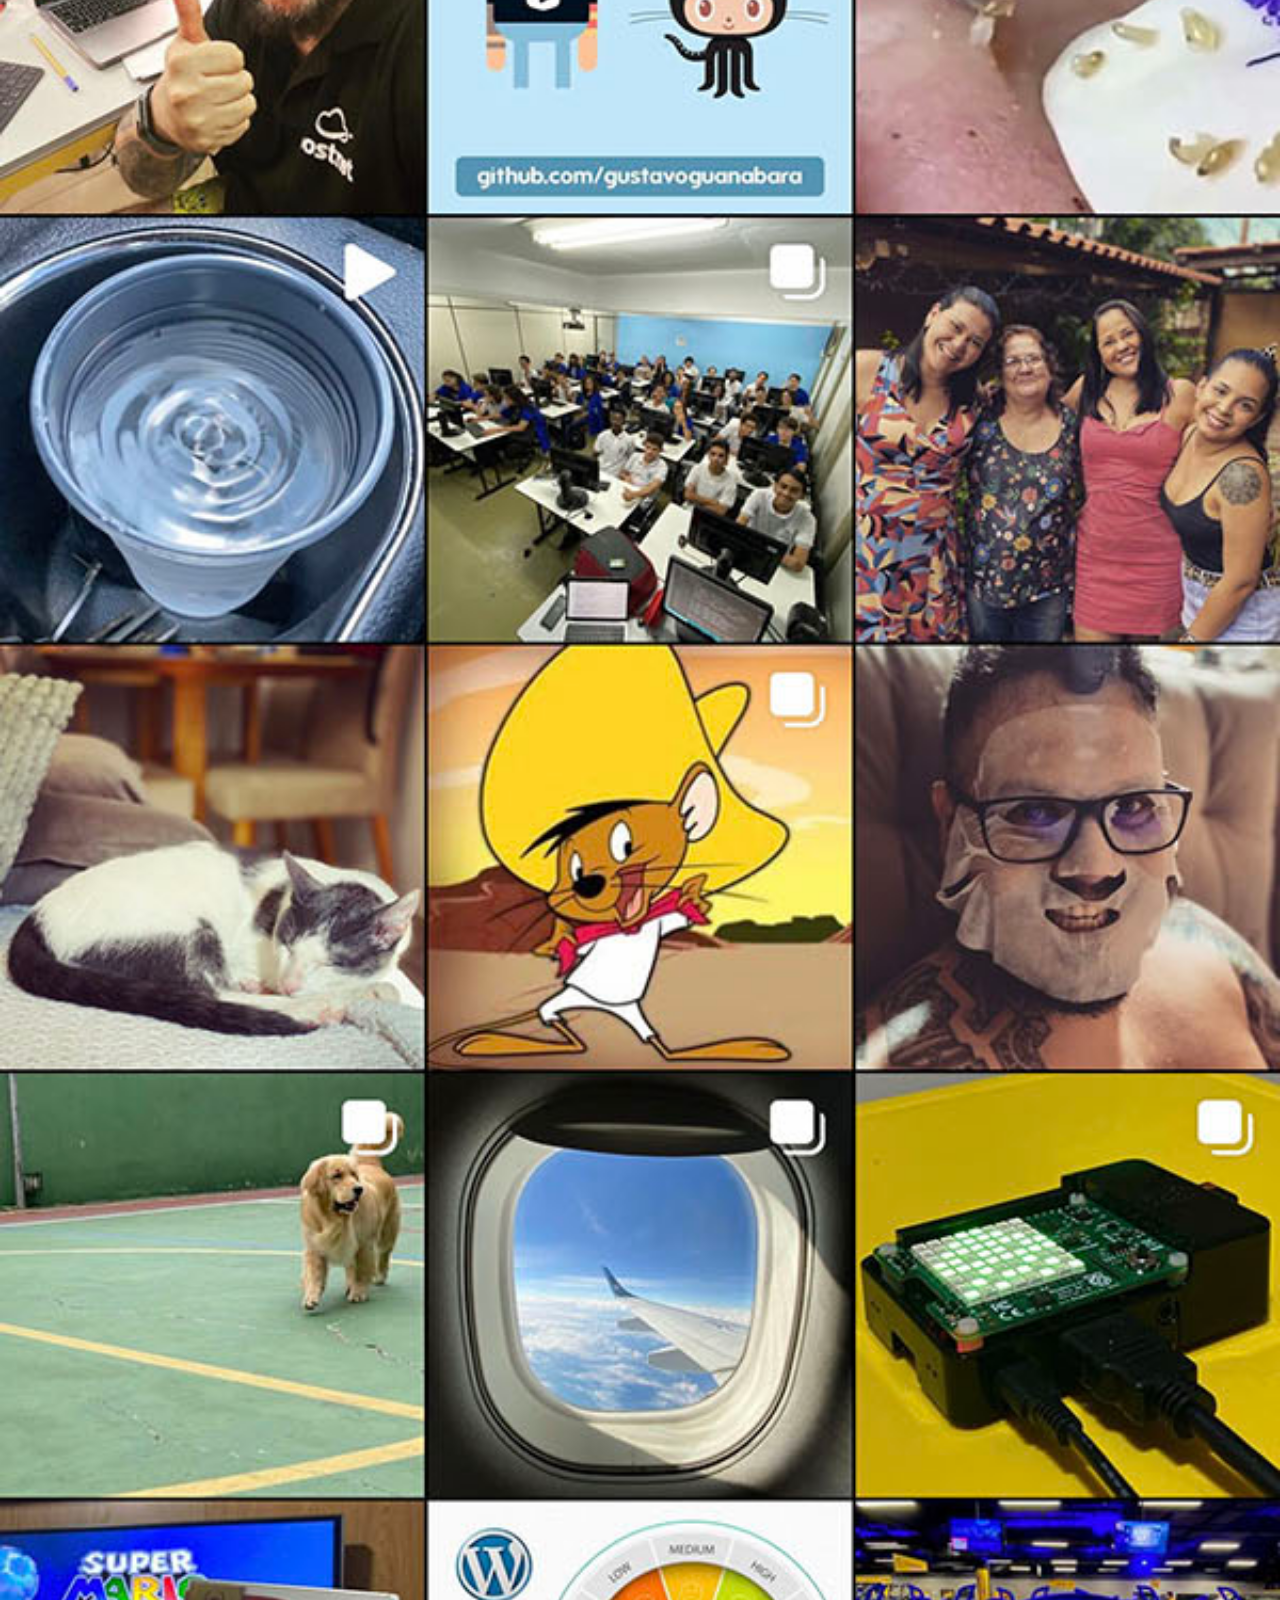
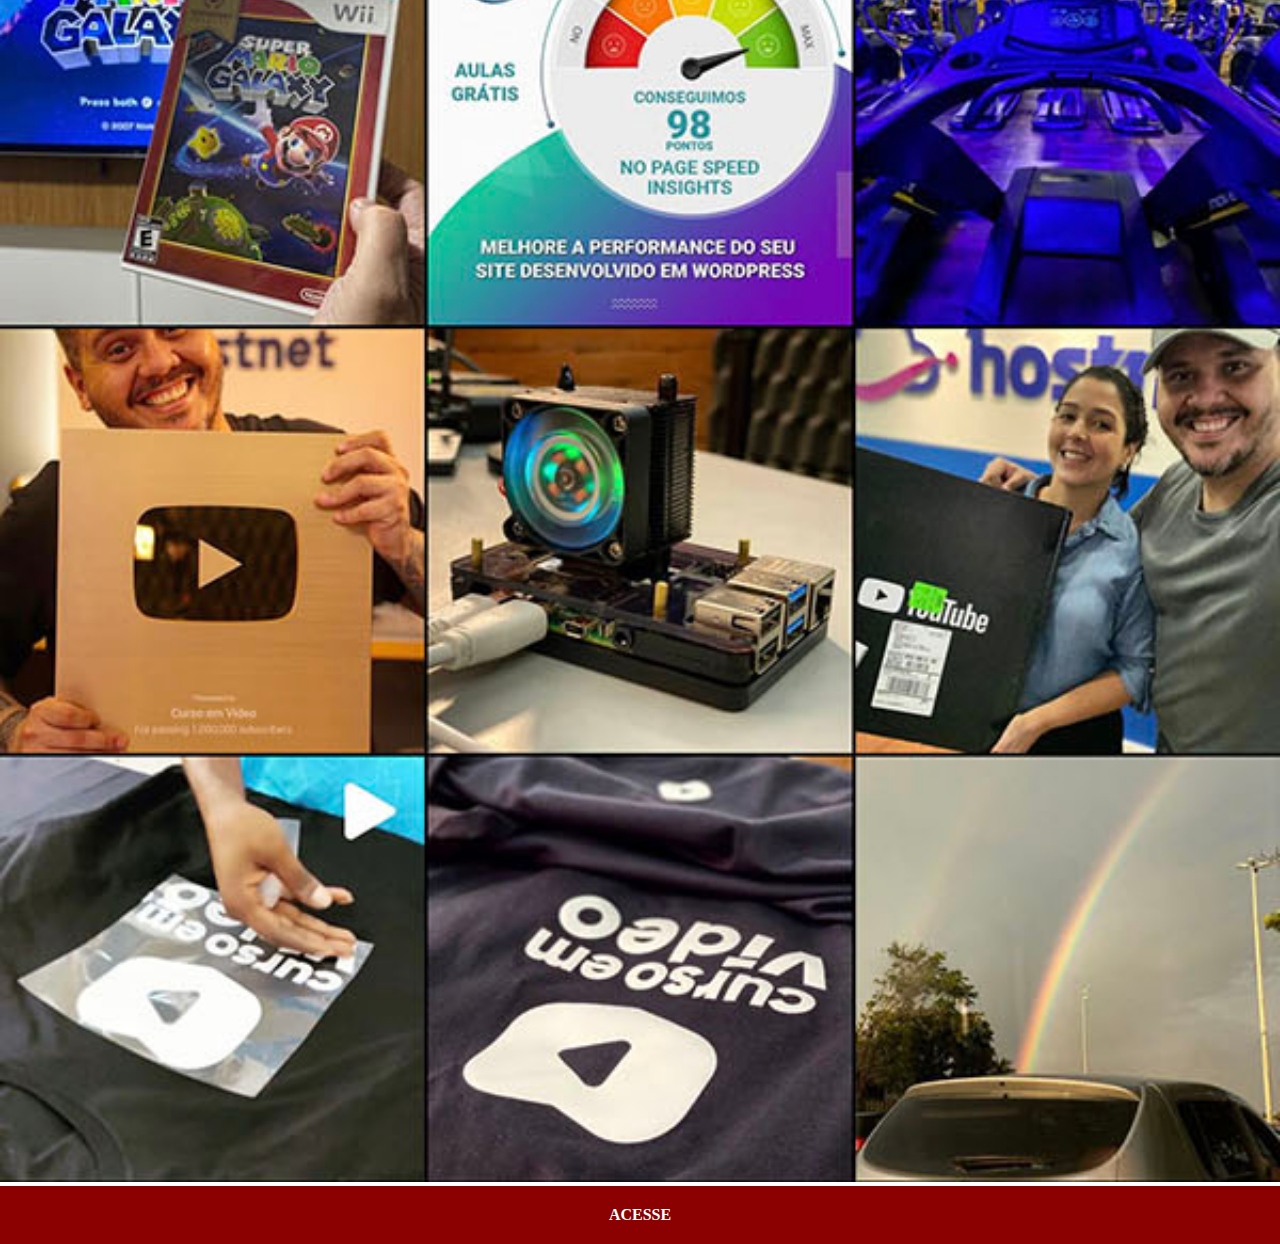
<file: instagram.html>
<!DOCTYPE html>
<html lang="pt-br">
<head>
    <meta charset="UTF-8">
    <meta name="viewport" content="width=device-width, initial-scale=1.0">
    <title>Instagram</title>
    <link rel="stylesheet" href="estilos/social.css">
</head>
<body>
    <img src="imagens/tela-instagram.jpg" alt="Instagram">
    <a href="https://www.instagram.com/gustavoguanabara/" target="_blank">ACESSE</a>
</body>
</html>
</file>
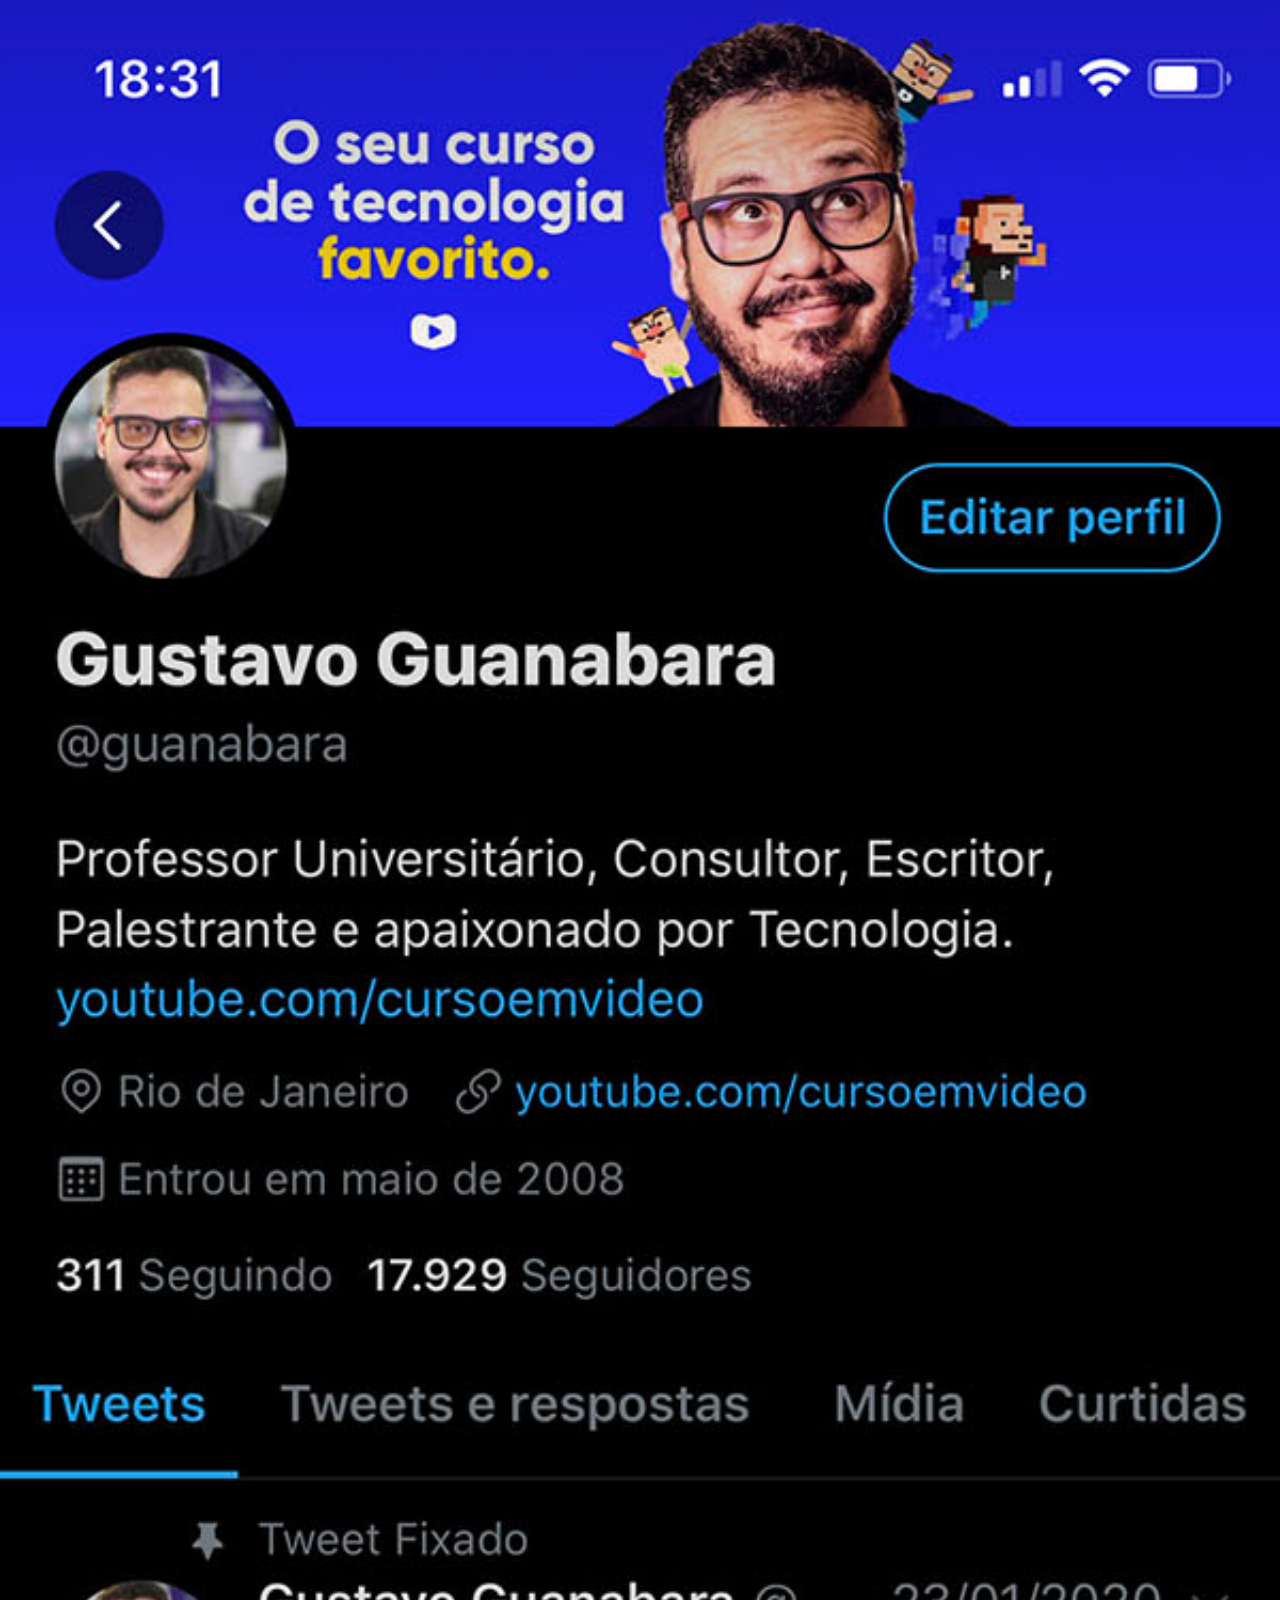
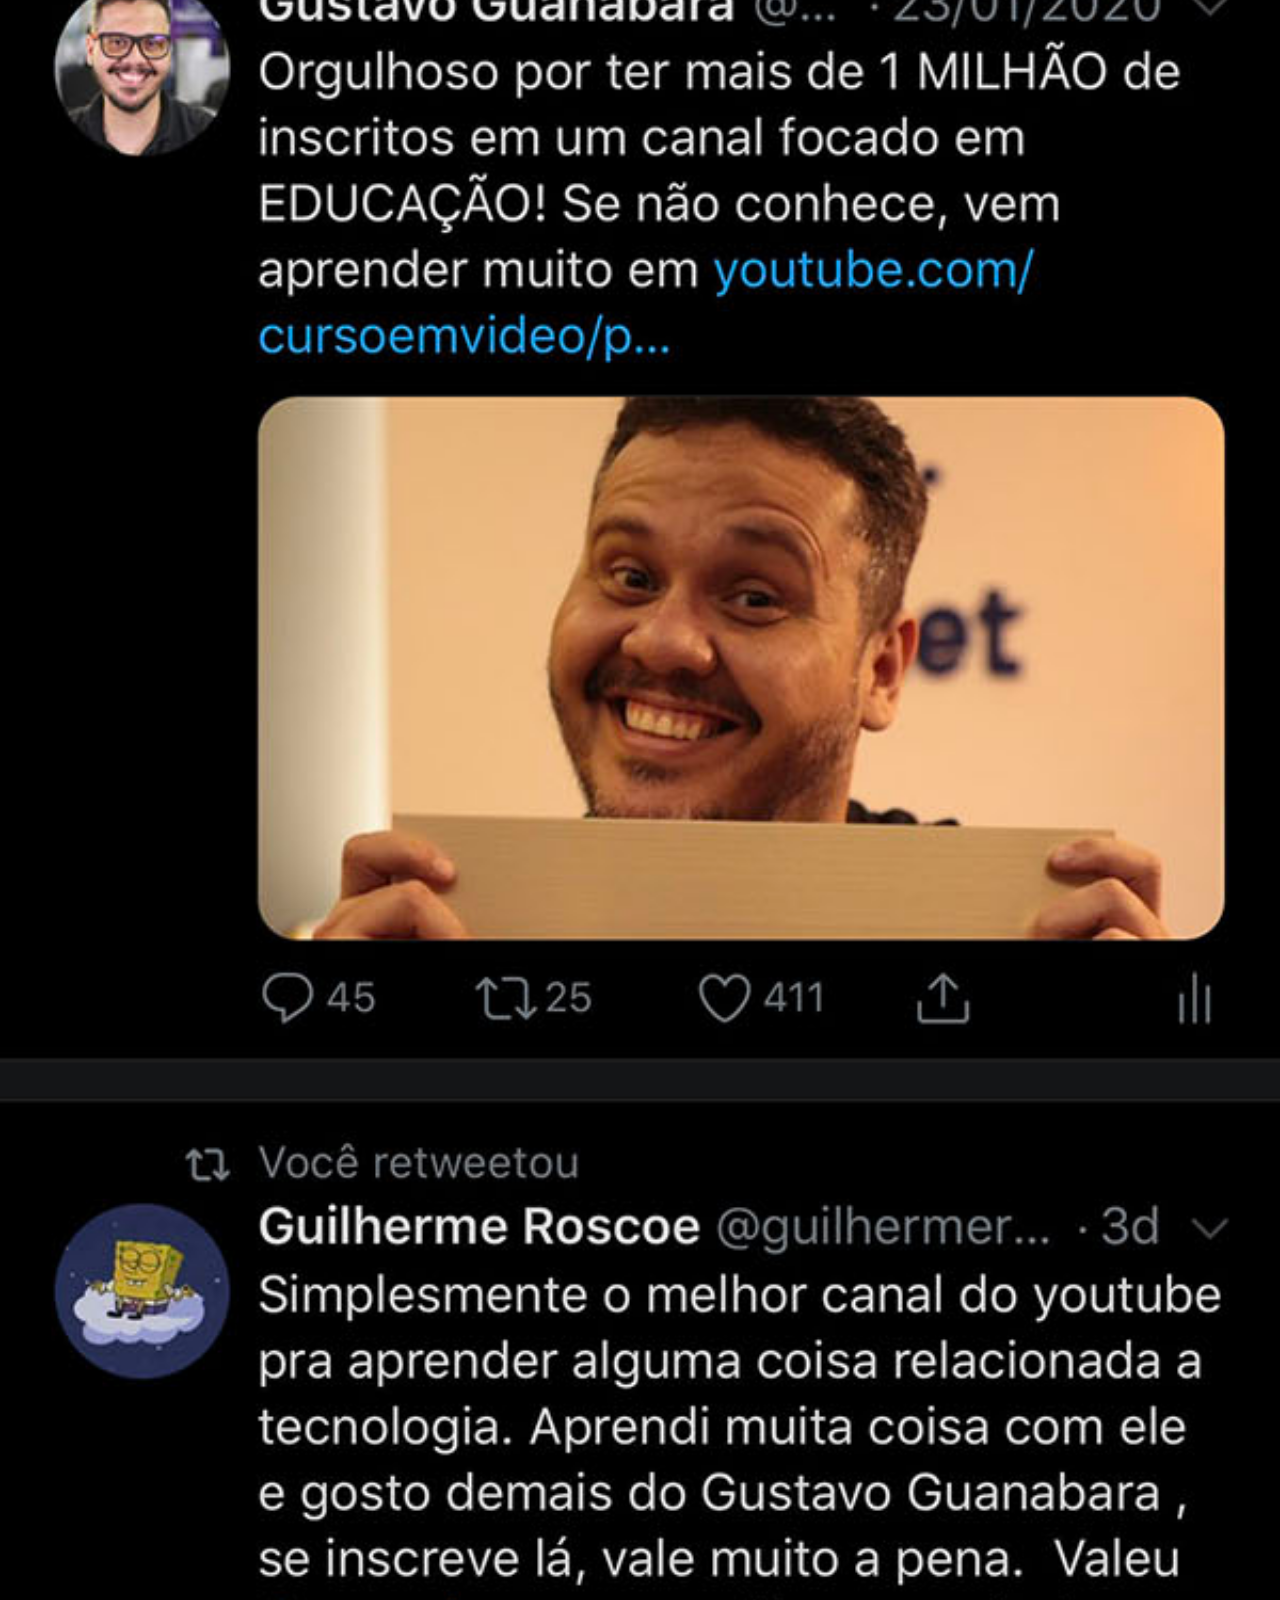
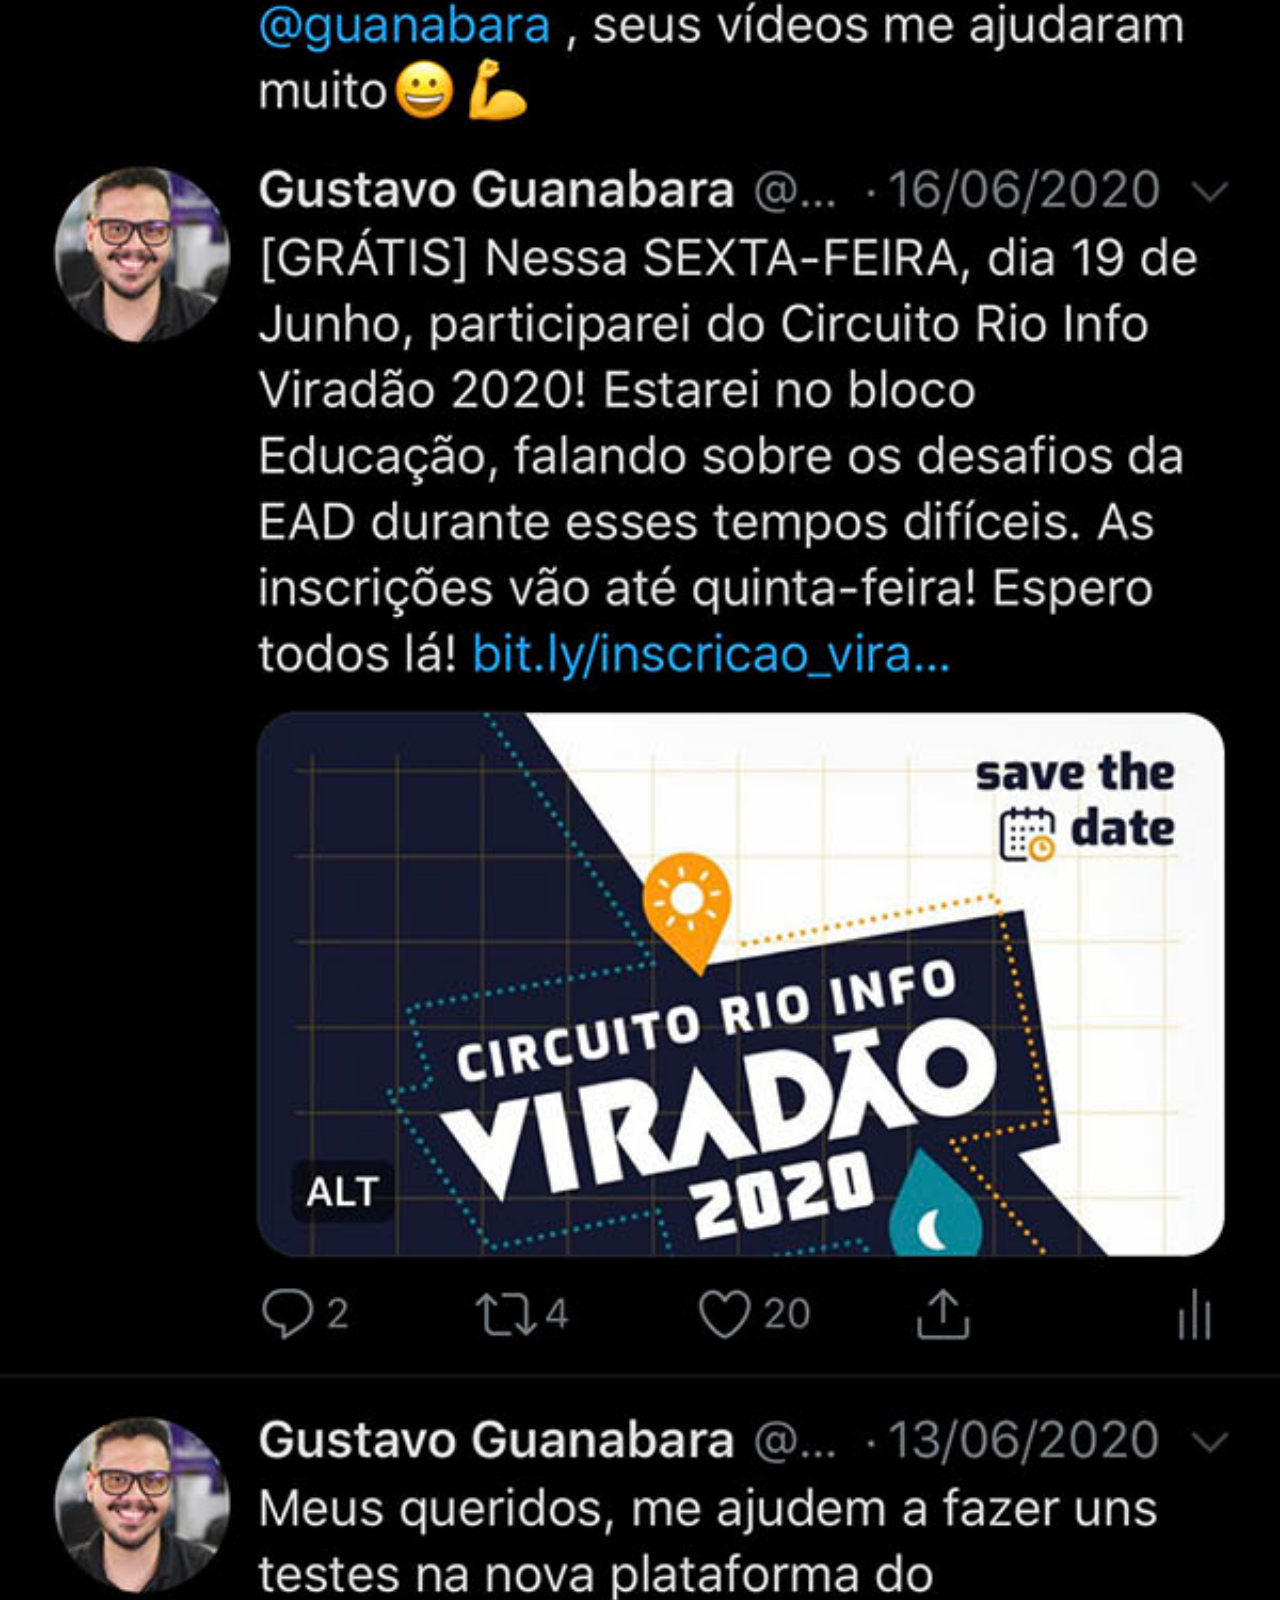
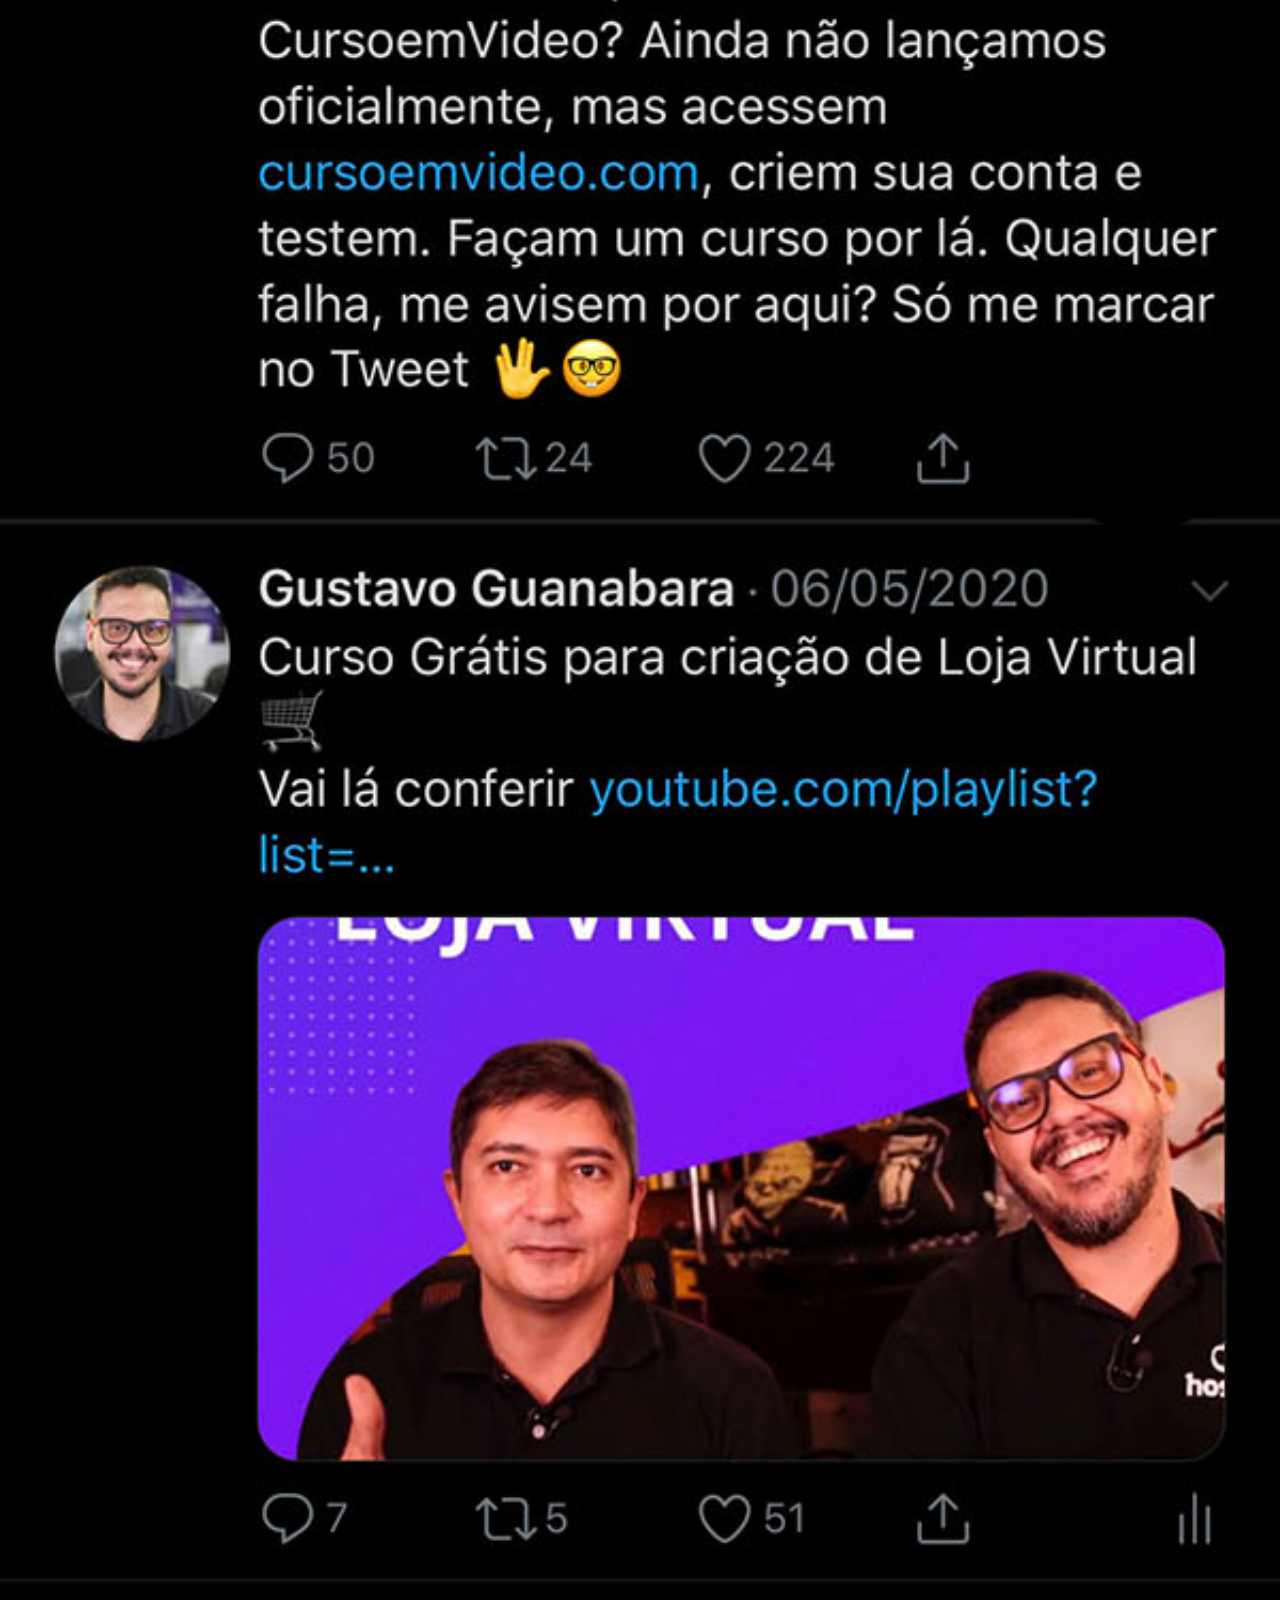
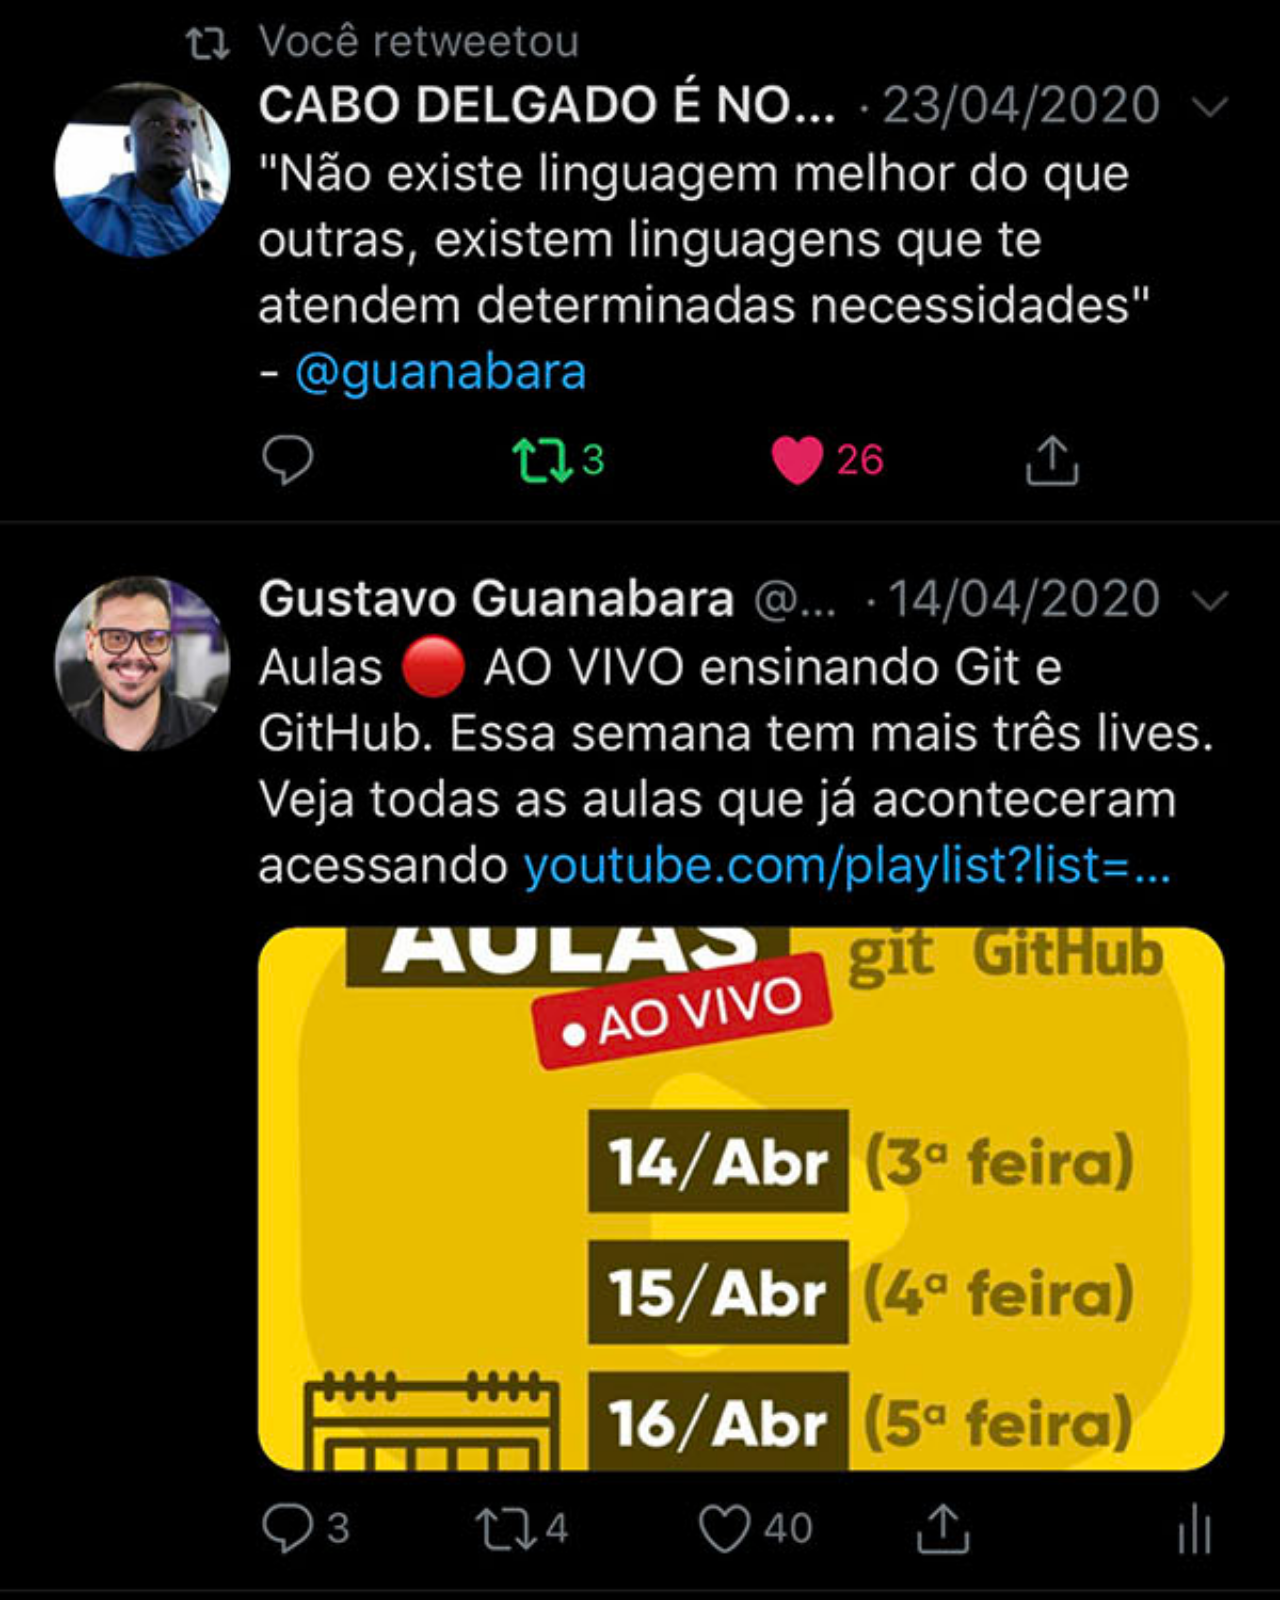
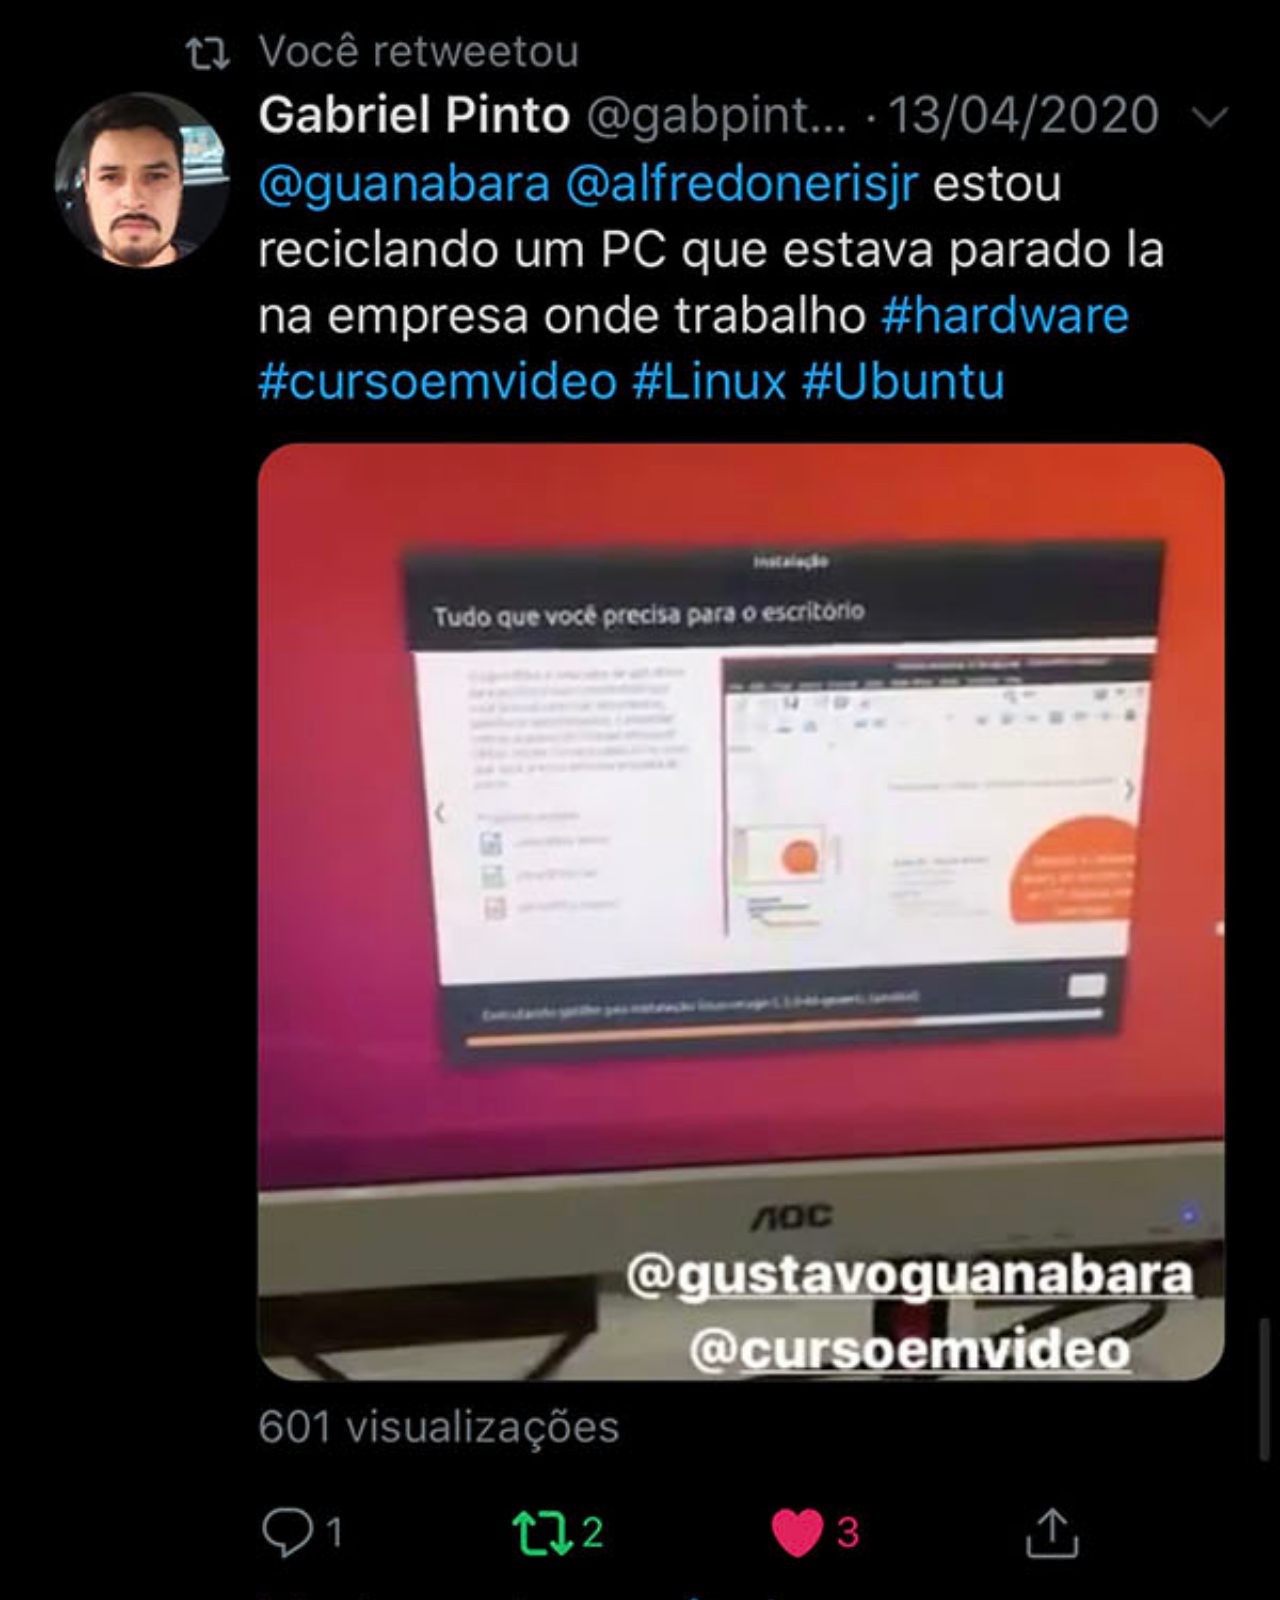
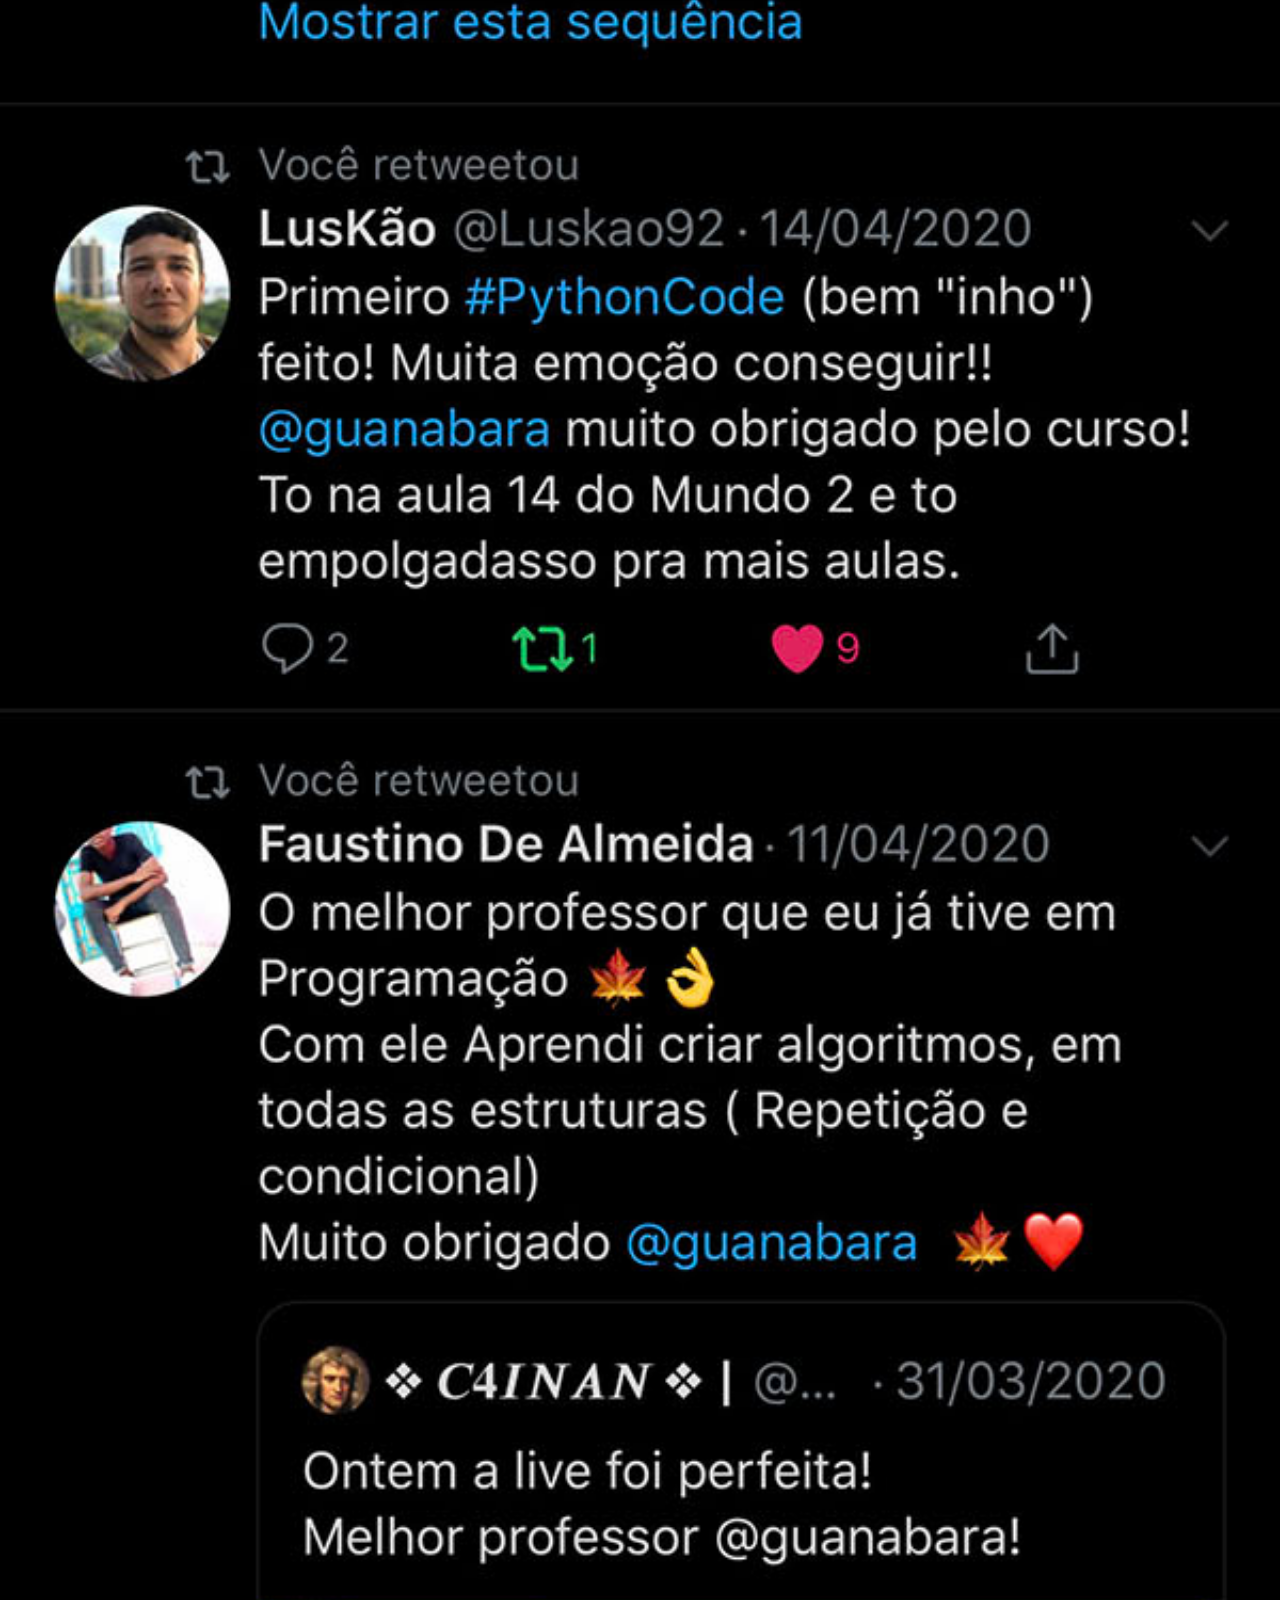
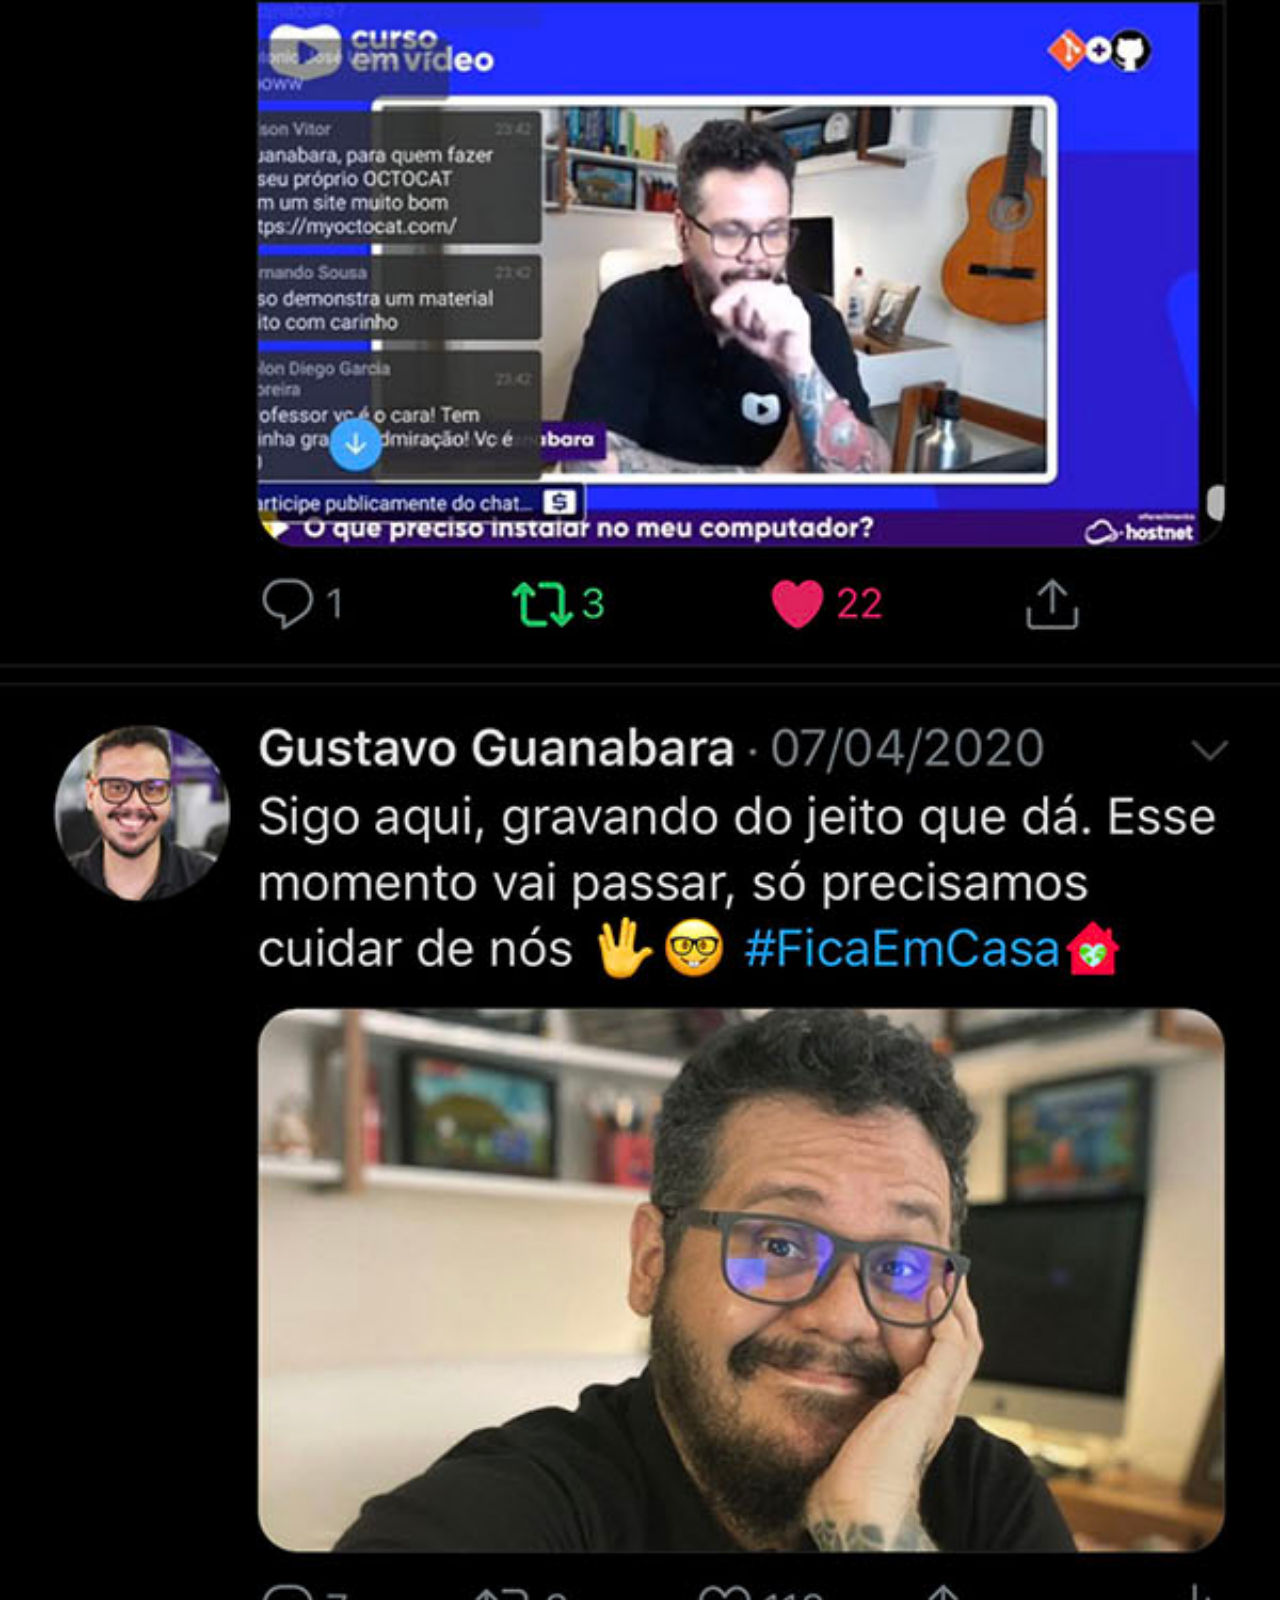
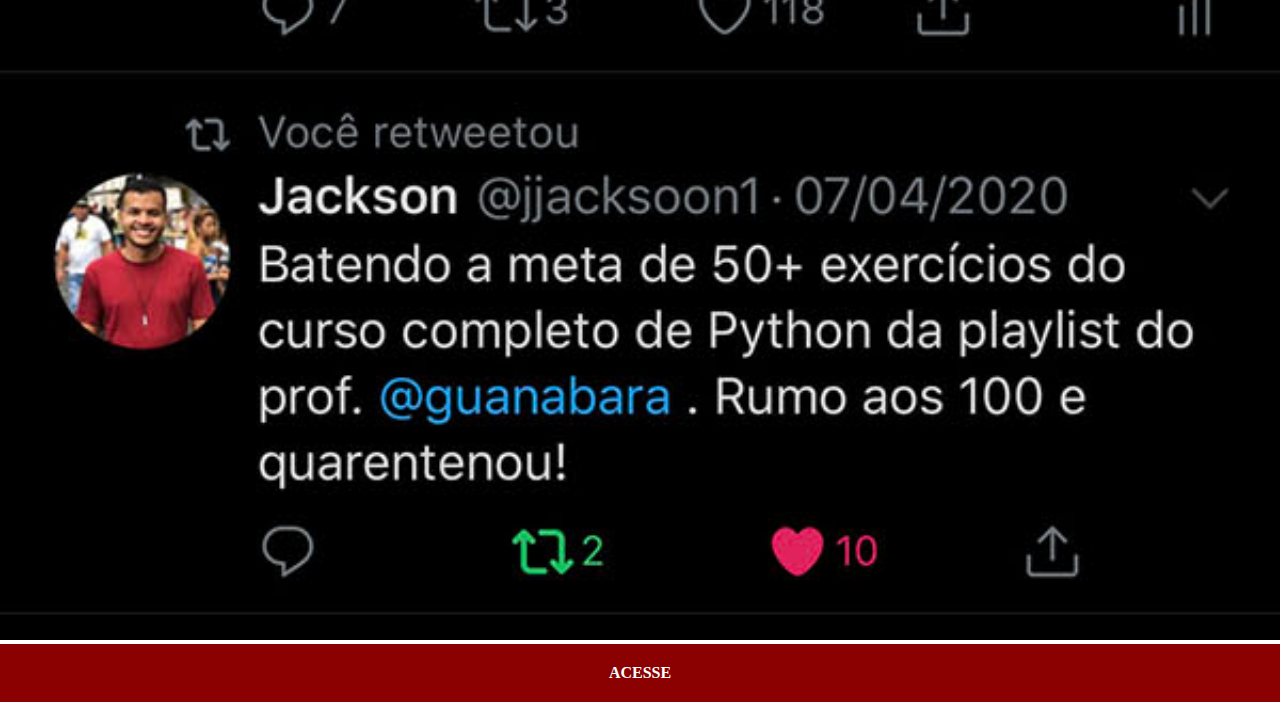
<file: twitter.html>
<!DOCTYPE html>
<html lang="pt-br">
<head>
    <meta charset="UTF-8">
    <meta name="viewport" content="width=device-width, initial-scale=1.0">
    <title>Twitter</title>
    <link rel="stylesheet" href="estilos/social.css">
</head>
<body>
    <img src="imagens/tela-twitter.jpg" alt="Twitter">
    <a href="https://x.com/guanabara" target="_blank">ACESSE</a>
</body>
</html>
</file>
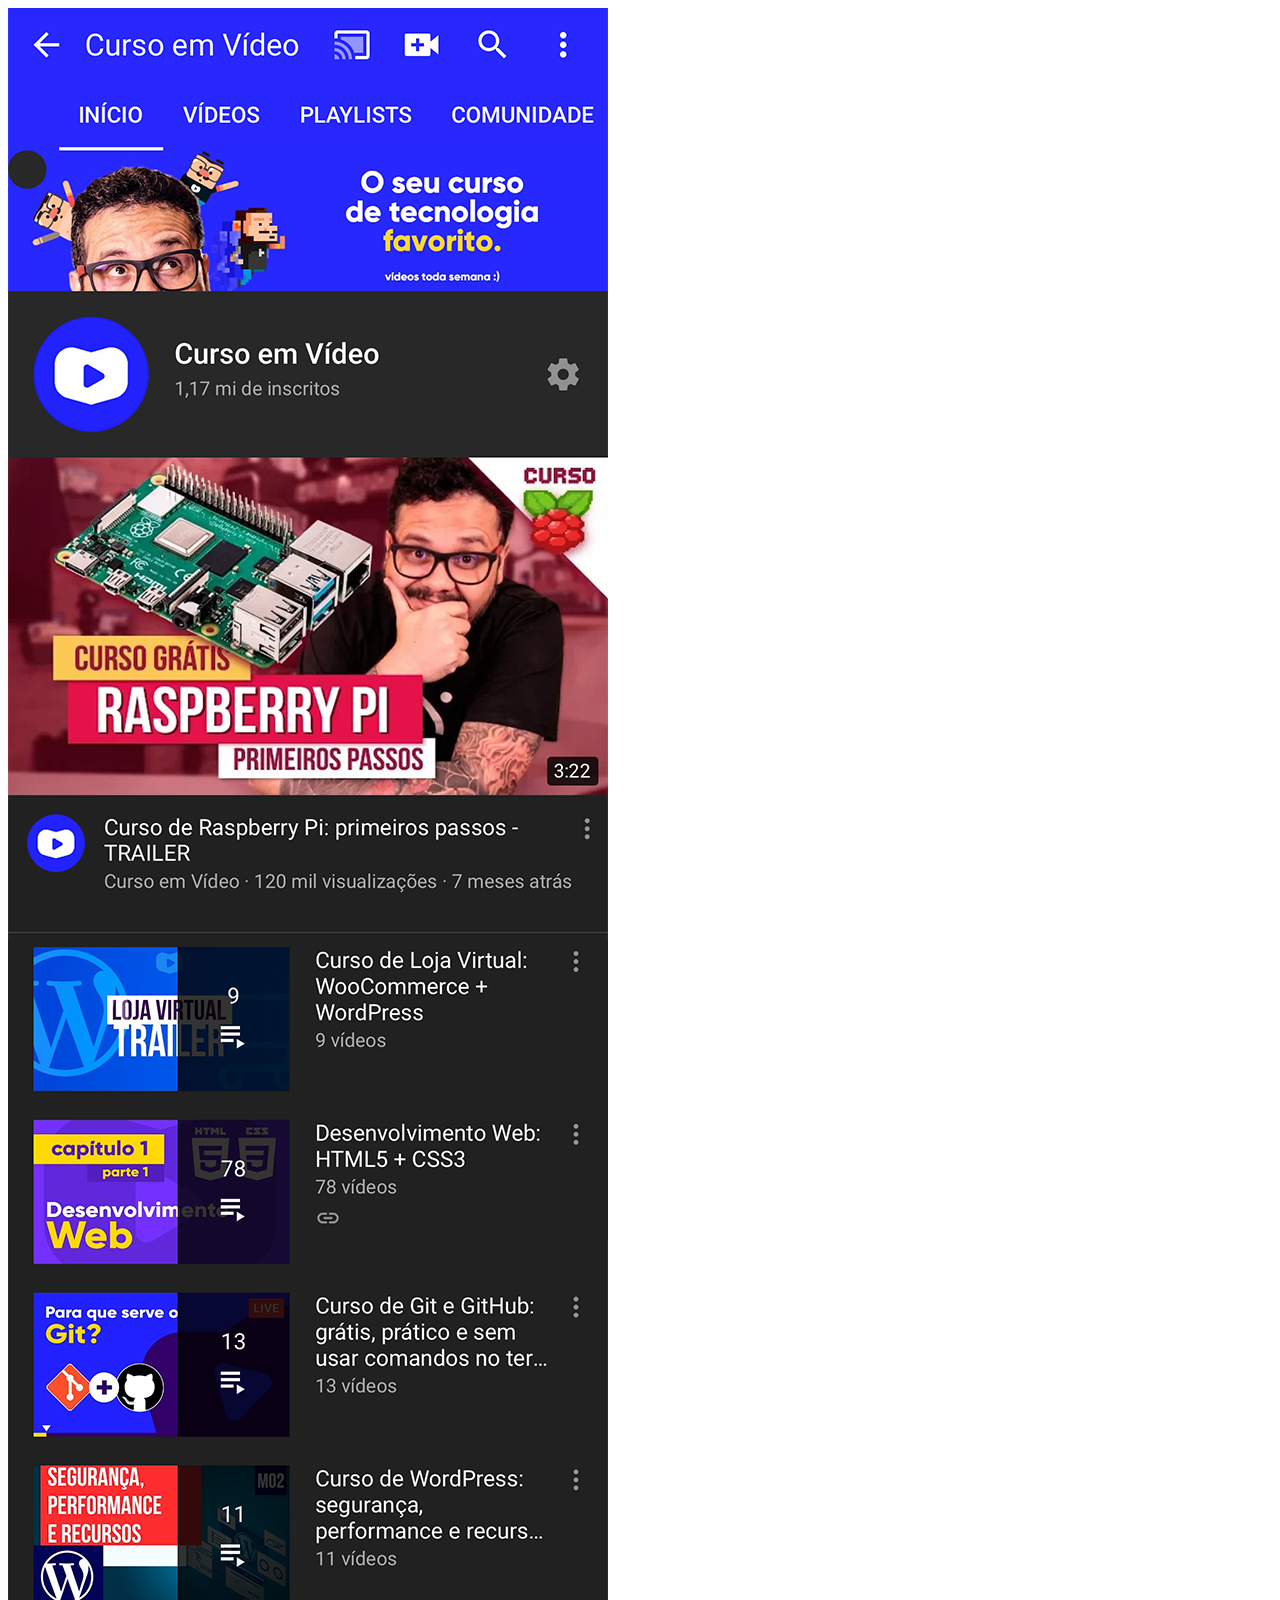
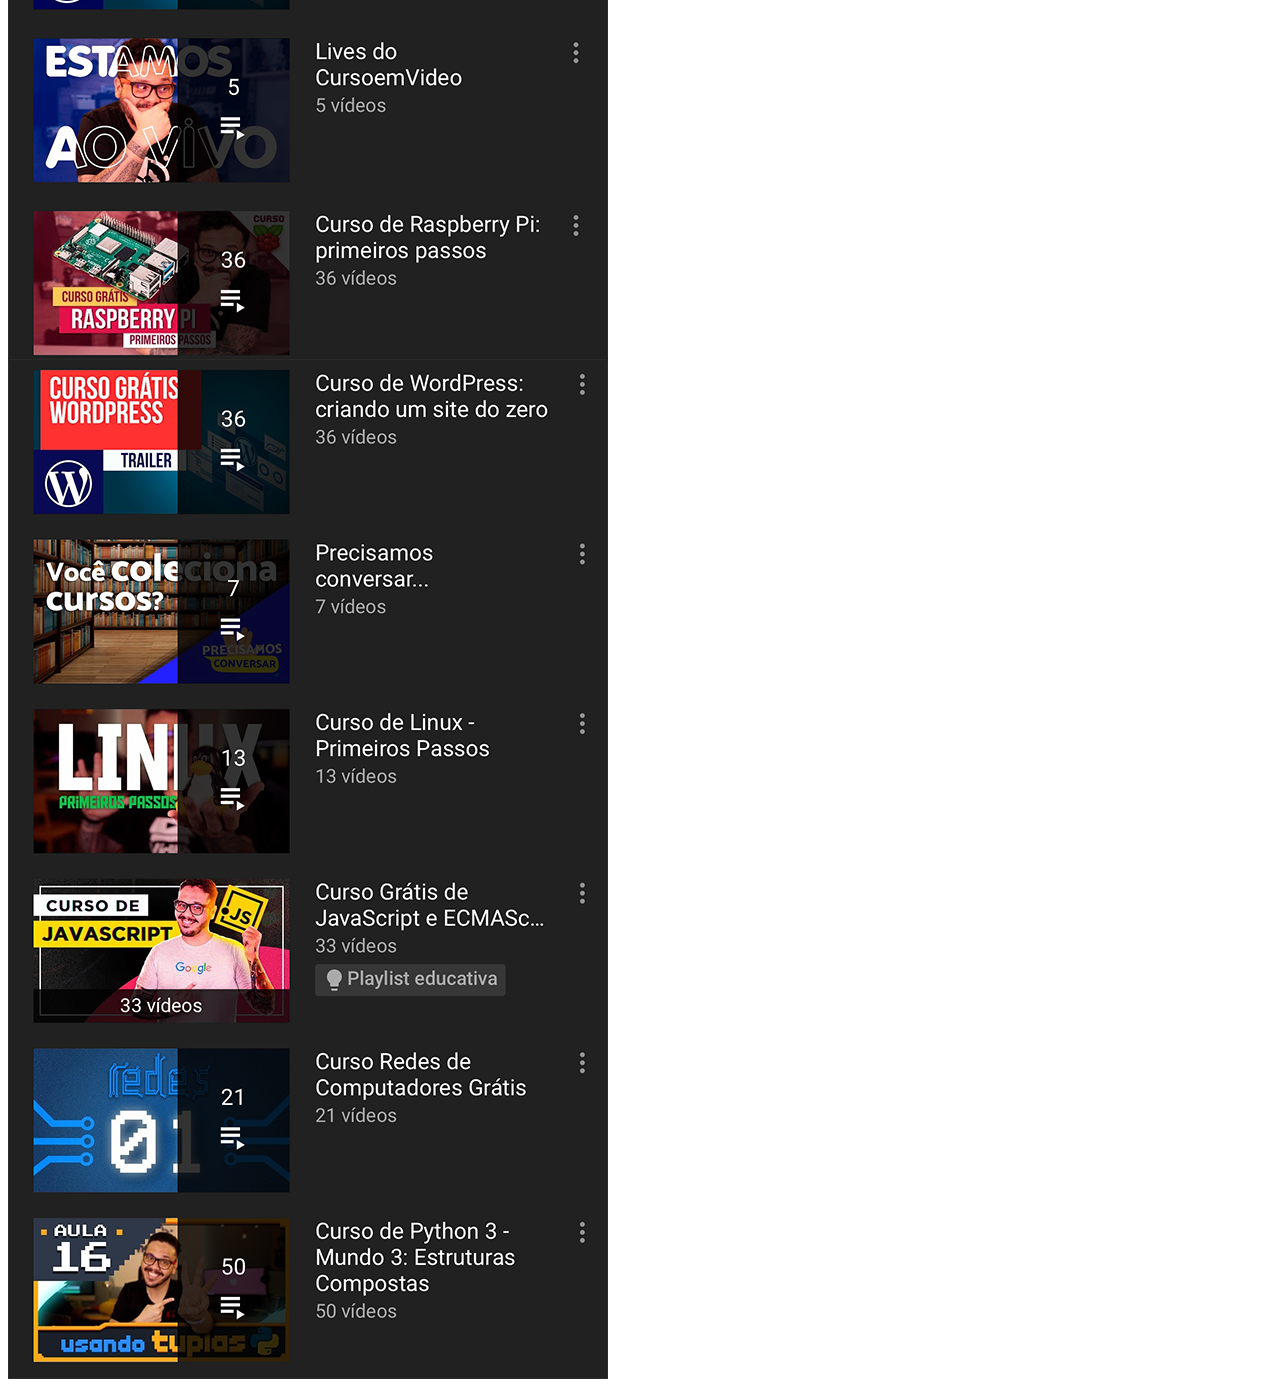
<file: youtube.html>
<!DOCTYPE html>
<html lang="pt-br">
<head>
    <meta charset="UTF-8">
    <meta name="viewport" content="width=device-width, initial-scale=1.0">
    <title>Youtube</title>
    <style>

    </style>
</head>
<body>
    <img src="imagens/tela-youtube.png" alt="Youtube">
    <a href="https://www.youtube.com/c/CursoemV%C3%ADdeo/playlists" target="_blank"></a>
</body>
</html>
</file>
<file: estilos/style.css>
@charset "UTF-8";

* {
    margin: 0px;
    padding: 0px;
    font-family: Georgia, 'Times New Roman', Times, serif;
}

html, body {
    height: 100vh;
    width: 100vw;
    background-color: black;
}

body {
    background: url('../imagens/fundo-madeira.jpg')
    no-repeat top center;
    background-size: cover;
    background-attachment: fixed;
}

main {
    height: 100vh;
    position: relative;
}

section#redes-sociais {
    text-align: right;
}

section#telefone {
    position: absolute;
    top: 50%;
    left: 50%;

    transform: translate(-50%, -50%);
    height: 627px;
    width: 311px;
    background: url('../imagens/frame-iphone.png') no-repeat;
}

iframe#tela {
    position: relative;
    top: 80px;
    left: 22px;
    width: 267px;
    height: 471px;
}

section#redes-sociais img {
    width: 50px;
    height: 50px;
    margin: 10px;
    border-radius: 50%;
    box-shadow: 2px 2px 5px rgba(0, 0, 0, 0.400);
    box-sizing: border-box;
}

section#redes-sociais img:hover {
    border: 2px solid rgba(255, 255, 255, 0.426);
    transform: translate(-3px, -3px);
    box-shadow: 5px 5px 10px rgba(0, 0, 0, 0.415);
    transition: tranformm .2s, border 4s;
}
</file>
<file: estilos/social.css>
@charset "UTF-8";

* {
    margin: 0px;
    padding: 0px;
    font-family: Georgia, 'Times New Roman', Times, serif;
}

::-webkit-scrollbar {
    width: 0px;
    height: 0px;
}


img {
    width: 100vw;
}

a {
    display: block;
    background-color: darkred;
    color: white;
    padding: 20px;
    text-align: center;
    font-weight: bolder;
    text-decoration: none;
}

a:hover {
    background-color: red;
}
</file>
